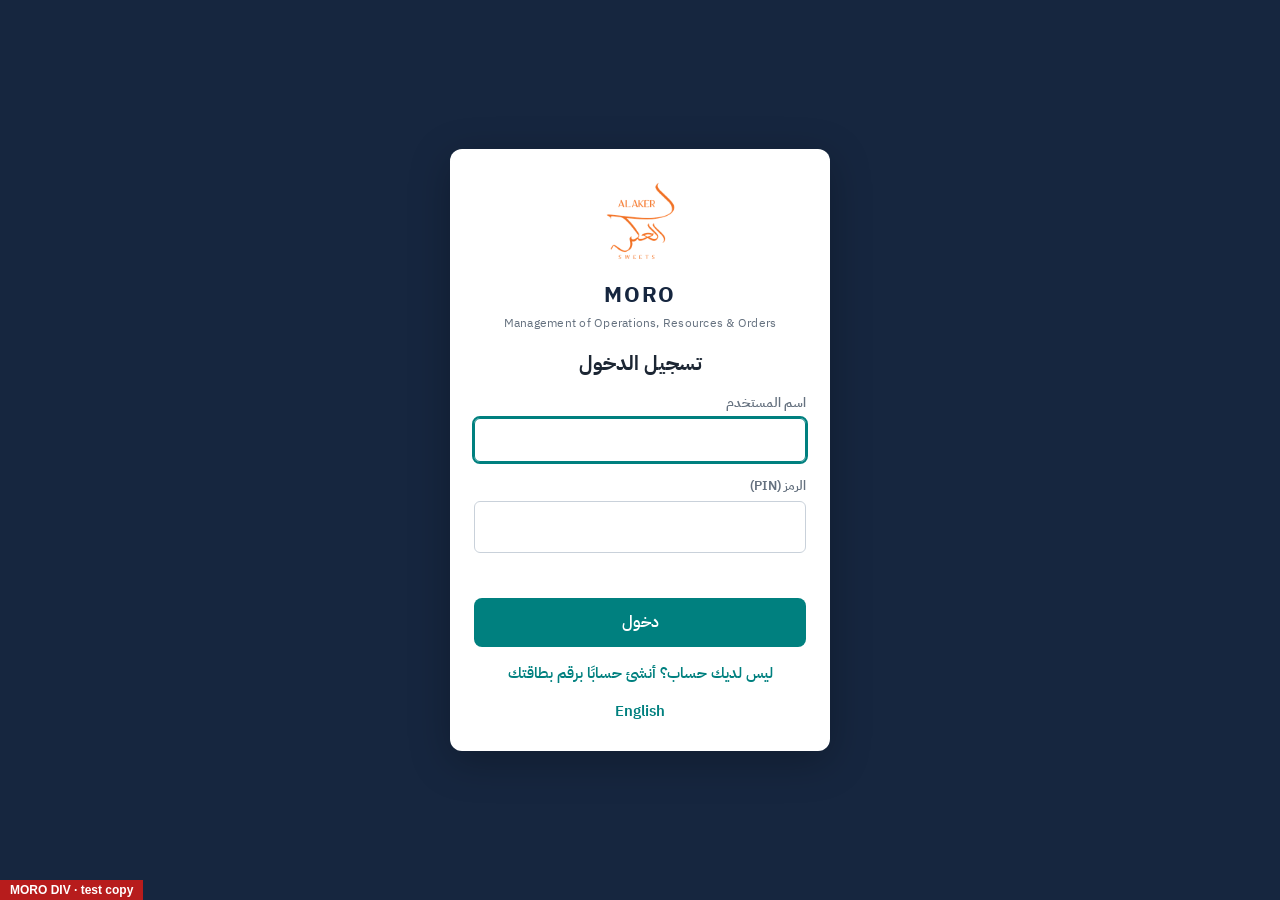
<file: index.html>
<!doctype html>
<html lang="ar" dir="rtl">
<head>
  <meta charset="utf-8">
  <meta name="viewport" content="width=device-width, initial-scale=1, viewport-fit=cover">
  <meta name="theme-color" content="#16263f">
  <meta name="description" content="MORO – Management of Operations, Resources &amp; Orders">
  <title>[DIV] MORO – Management of Operations, Resources &amp; Orders</title>
  <link rel="manifest" href="manifest.webmanifest">
  <link rel="icon" href="icons/icon-192.png">
  <link rel="apple-touch-icon" href="icons/apple-touch-icon.png">
  <link rel="preconnect" href="https://fonts.googleapis.com">
  <link rel="stylesheet" href="https://fonts.googleapis.com/css2?family=IBM+Plex+Sans+Arabic:wght@400;500;600;700&display=swap">
  <link rel="stylesheet" href="css/app.css">
</head>
<body>
  <div id="app" aria-live="polite">
    <div class="boot"><img src="icons/logo.png" alt="" width="96" height="96"><span>MORO</span><small>Management of Operations, Resources &amp; Orders</small></div>
  </div>
  <div id="toast" class="toast" role="status" hidden></div>
  <script>
    (function () {
      if (/[?&]repair\b/.test(location.search)) {
        var done = function () { location.replace(location.pathname); };
        var jobs = [];
        if (navigator.serviceWorker) jobs.push(navigator.serviceWorker.getRegistrations().then(function (rs) { return Promise.all(rs.map(function (r) { return r.unregister(); })); }));
        if (window.caches) jobs.push(caches.keys().then(function (ks) { return Promise.all(ks.map(function (k) { return caches.delete(k); })); }));
        Promise.all(jobs).then(done, done);
        return;
      }
      var errors = [];
      window.addEventListener('error', function (e) { errors.push(e.message + (e.filename ? ' @' + e.filename.split('/').pop() + ':' + e.lineno : '')); });
      window.addEventListener('unhandledrejection', function (e) { var r = e.reason; errors.push(String(r && (r.message || r.code) || r)); });
      setTimeout(function () {
        if (window.__moroStarted) return;
        var ar = (localStorage.getItem('moro.lang') || document.documentElement.lang) === 'ar';
        var box = document.createElement('div');
        box.className = 'boot-help';
        box.innerHTML = '<p>' + (ar ? 'لم يكتمل تشغيل التطبيق.' : 'The app did not finish starting.') + '</p>' +
          '<button type="button" class="btn" id="b-retry">' + (ar ? 'إعادة المحاولة' : 'Try again') + '</button> ' +
          '<button type="button" class="btn secondary" id="b-repair">' + (ar ? 'إصلاح التطبيق' : 'Repair the app') + '</button>' +
          '<small>' + (ar ? 'الإصلاح يعيد تحميل ملفات التطبيق فقط، ولا يمس البيانات المحفوظة.' : 'Repair reloads the app files only; saved data is kept.') + '</small>' +
          '<code></code>';
        box.querySelector('code').textContent = 'step: ' + (window.__moroStep || 'load') + (errors.length ? ' · ' + errors.slice(-3).join(' | ') : '');
        var boot = document.querySelector('.boot');
        (boot || document.body).appendChild(box);
        box.querySelector('#b-retry').onclick = function () { location.reload(); };
        box.querySelector('#b-repair').onclick = function () { location.replace(location.pathname + '?repair'); };
      }, 15000);
    })();
  </script>
  <script type="module" src="js/app.js"></script>
<div style="position:fixed;bottom:0;left:0;z-index:99999;background:#b71c1c;color:#fff;padding:3px 10px;font:600 12px sans-serif;pointer-events:none">MORO DIV · test copy</div></body>
</html>
</file>
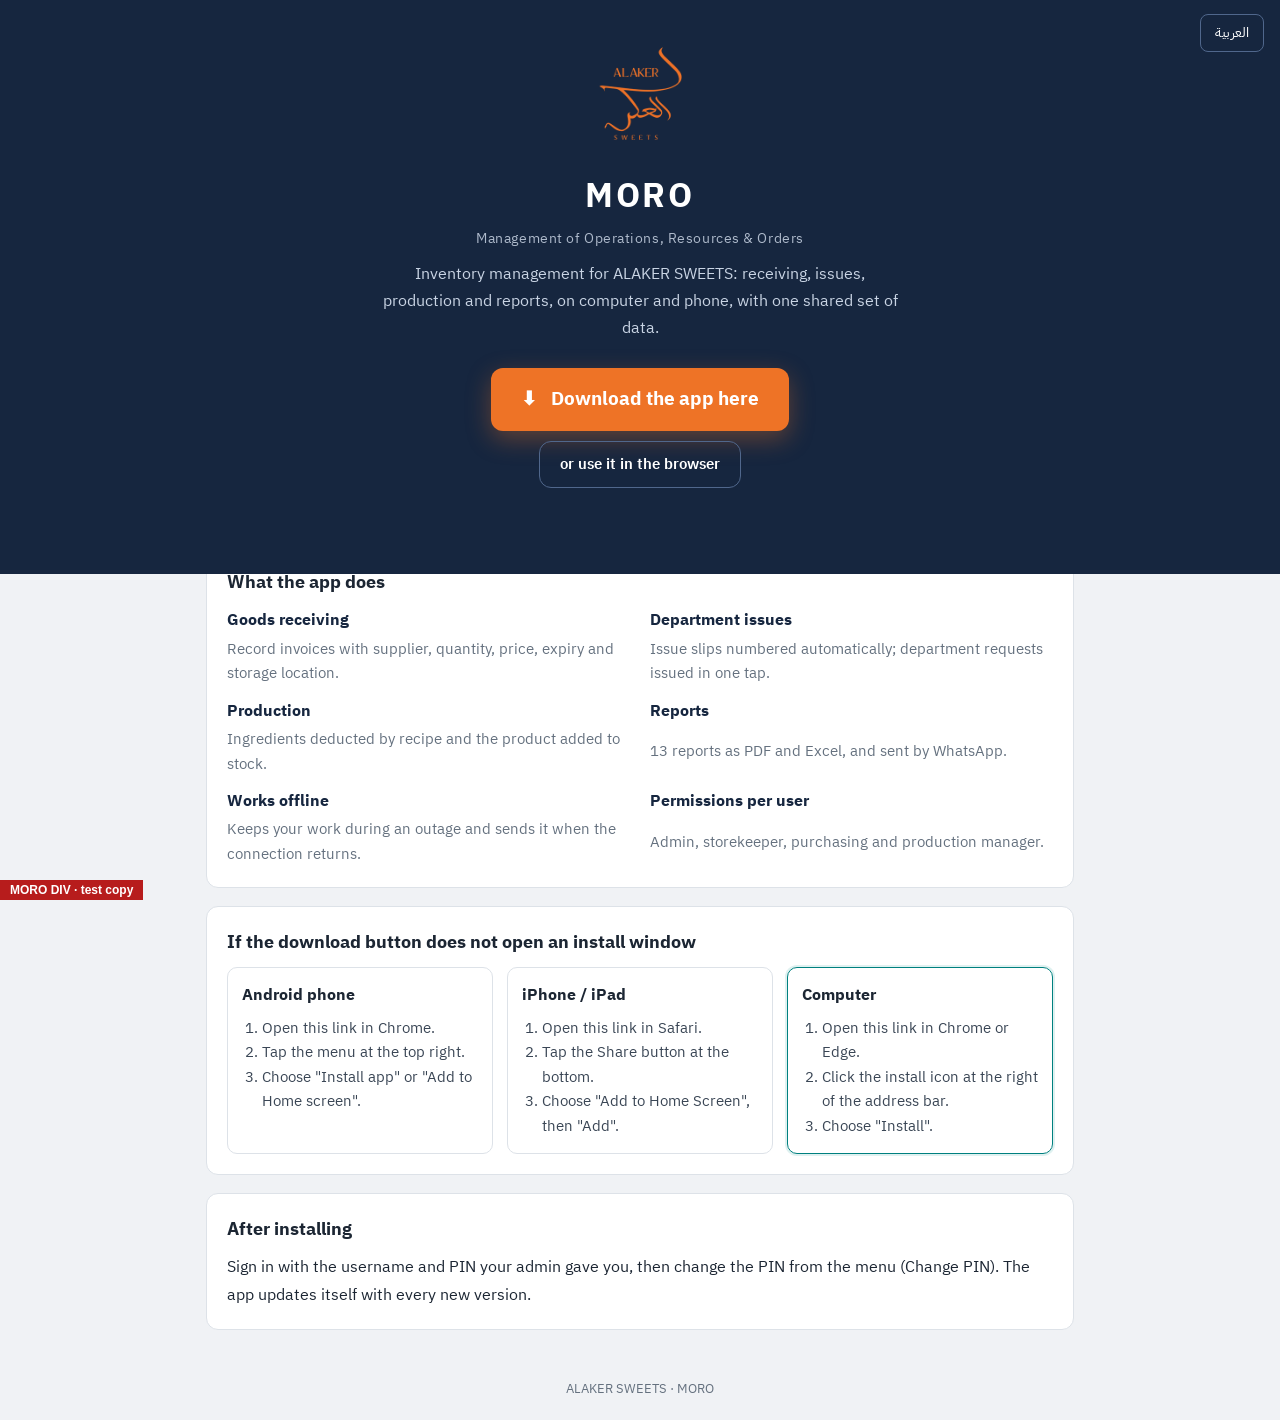
<file: install.html>
<!doctype html>
<html lang="en" dir="ltr">
<head>
  <meta charset="utf-8">
  <meta name="viewport" content="width=device-width, initial-scale=1, viewport-fit=cover">
  <meta name="theme-color" content="#16263f">
  <title>[DIV] Install MORO – Management of Operations, Resources &amp; Orders</title>
  <meta name="description" content="MORO – Management of Operations, Resources &amp; Orders – ALAKER SWEETS. Install the app on your computer or phone.">
  <link rel="manifest" href="manifest.webmanifest">
  <link rel="icon" href="icons/icon-192.png">
  <link rel="apple-touch-icon" href="icons/apple-touch-icon.png">
  <link rel="preconnect" href="https://fonts.googleapis.com">
  <link rel="stylesheet" href="https://fonts.googleapis.com/css2?family=IBM+Plex+Sans+Arabic:wght@400;500;600;700&display=swap">
  <style>
    :root { --navy: #16263f; --navy-2: #22385a; --brand: #ee7326; --teal: #00807f; --ink: #1c2633; --muted: #65717f; --bg: #f0f2f5; --line: #dde2e8; }
    * { box-sizing: border-box; }
    [hidden] { display: none !important; }
    body { margin: 0; font: 16px/1.7 "IBM Plex Sans Arabic", "Segoe UI", Tahoma, sans-serif; color: var(--ink); background: var(--bg); }
    .hero { background: var(--navy); color: #fff; padding: calc(40px + env(safe-area-inset-top, 0px)) 20px 56px; text-align: center; }
    .hero img { width: 112px; height: 112px; }
    .hero h1 { margin: 6px 0 2px; font-size: 34px; letter-spacing: .08em; }
    .hero .tagline { margin: 0 auto 10px; text-align: center; font-size: 14px; letter-spacing: .04em; opacity: .85; }
    .hero p { margin: 0 auto; max-width: 520px; color: #c9d4e4; }
    .install { margin: 26px auto 0; display: grid; gap: 10px; justify-items: center; }
    .btn { display: inline-flex; align-items: center; gap: 10px; border: 0; border-radius: 12px; padding: 15px 30px; font: inherit; font-size: 19px;
      font-weight: 700; color: #fff; background: var(--brand); cursor: pointer; text-decoration: none; box-shadow: 0 8px 24px rgba(238,115,38,.35); }
    .btn:active { transform: translateY(1px); }
    .btn.secondary { background: transparent; box-shadow: none; border: 1px solid #50678c; font-size: 15px; padding: 10px 20px; font-weight: 600; }
    .note { color: #9fb0c8; font-size: 14px; min-height: 1.4em; }
    main { max-width: 900px; margin: -28px auto 0; padding: 0 16px 48px; display: grid; gap: 18px; }
    .card { background: #fff; border: 1px solid var(--line); border-radius: 12px; padding: 20px; }
    .card h2 { margin: 0 0 10px; font-size: 18px; }
    .features { display: grid; grid-template-columns: repeat(2, minmax(0, 1fr)); gap: 12px 20px; }
    .feature { display: grid; gap: 2px; }
    .feature b { color: var(--navy); }
    .feature span { color: var(--muted); font-size: 14.5px; }
    .steps { display: grid; grid-template-columns: repeat(3, minmax(0, 1fr)); gap: 14px; }
    .step { border: 1px solid var(--line); border-radius: 10px; padding: 14px; }
    .step.mine { border-color: var(--teal); box-shadow: 0 0 0 2px #dff1f0; }
    .step h3 { margin: 0 0 6px; font-size: 16px; }
    .step ol { margin: 0; padding-inline-start: 20px; color: #3a4655; font-size: 14.5px; }
    .hero { position: relative; }
    .lang { position: absolute; top: calc(14px + env(safe-area-inset-top, 0px)); inset-inline-end: 16px; background: transparent;
      border: 1px solid #50678c; color: #fff; border-radius: 8px; padding: 6px 14px; font: inherit; font-size: 14px; cursor: pointer; }
    footer { text-align: center; color: var(--muted); font-size: 13px; padding-bottom: calc(20px + env(safe-area-inset-bottom, 0px)); }
    @media (max-width: 700px) { .features, .steps { grid-template-columns: 1fr; } .hero h1 { font-size: 28px; } }
  </style>
</head>
<body>
  <header class="hero">
    <button class="lang" id="lang" type="button">العربية</button>
    <img src="icons/logo.png" alt="">
    <h1>MORO</h1>
    <p class="tagline" dir="ltr">Management of Operations, Resources &amp; Orders</p>
    <p data-t="intro"></p>
    <div class="install">
      <button class="btn" id="install" type="button">⬇&nbsp; <span data-t="install"></span></button>
      <a class="btn" id="open" href="./" hidden data-t="open"></a>
      <a class="btn secondary" id="web" href="./" data-t="web"></a>
      <div class="note" id="note"></div>
    </div>
  </header>

  <main>
    <section class="card">
      <h2 data-t="what"></h2>
      <div class="features">
        <div class="feature"><b data-t="f1"></b><span data-t="f1d"></span></div>
        <div class="feature"><b data-t="f2"></b><span data-t="f2d"></span></div>
        <div class="feature"><b data-t="f3"></b><span data-t="f3d"></span></div>
        <div class="feature"><b data-t="f4"></b><span data-t="f4d"></span></div>
        <div class="feature"><b data-t="f5"></b><span data-t="f5d"></span></div>
        <div class="feature"><b data-t="f6"></b><span data-t="f6d"></span></div>
      </div>
    </section>

    <section class="card">
      <h2 data-t="manual"></h2>
      <div class="steps">
        <div class="step" id="s-android"><h3 data-t="android"></h3><ol><li data-t="a1"></li><li data-t="a2"></li><li data-t="a3"></li></ol></div>
        <div class="step" id="s-ios"><h3>iPhone / iPad</h3><ol><li data-t="i1"></li><li data-t="i2"></li><li data-t="i3"></li></ol></div>
        <div class="step" id="s-pc"><h3 data-t="pc"></h3><ol><li data-t="p1"></li><li data-t="p2"></li><li data-t="p3"></li></ol></div>
      </div>
    </section>

    <section class="card">
      <h2 data-t="after"></h2>
      <p style="margin:0" data-t="afterd"></p>
    </section>
  </main>

  <footer>ALAKER SWEETS · MORO</footer>

  <script>
    var T = {
      en: {
        intro: 'Inventory management for ALAKER SWEETS: receiving, issues, production and reports, on computer and phone, with one shared set of data.',
        install: 'Download the app here', open: 'Open the app', web: 'or use it in the browser',
        what: 'What the app does',
        f1: 'Goods receiving', f1d: 'Record invoices with supplier, quantity, price, expiry and storage location.',
        f2: 'Department issues', f2d: 'Issue slips numbered automatically; department requests issued in one tap.',
        f3: 'Production', f3d: 'Ingredients deducted by recipe and the product added to stock.',
        f4: 'Reports', f4d: '13 reports as PDF and Excel, and sent by WhatsApp.',
        f5: 'Works offline', f5d: 'Keeps your work during an outage and sends it when the connection returns.',
        f6: 'Permissions per user', f6d: 'Admin, storekeeper, purchasing and production manager.',
        manual: 'If the download button does not open an install window', android: 'Android phone',
        a1: 'Open this link in Chrome.', a2: 'Tap the menu at the top right.', a3: 'Choose "Install app" or "Add to Home screen".',
        i1: 'Open this link in Safari.', i2: 'Tap the Share button at the bottom.', i3: 'Choose "Add to Home Screen", then "Add".',
        pc: 'Computer', p1: 'Open this link in Chrome or Edge.', p2: 'Click the install icon at the right of the address bar.', p3: 'Choose "Install".',
        after: 'After installing',
        afterd: 'Sign in with the username and PIN your admin gave you, then change the PIN from the menu (Change PIN). The app updates itself with every new version.',
        installed: 'The app is installed on this device.', done: 'Installed. You will find MORO among your apps.',
        ios_note: 'On iPhone the app is installed from the Share button: follow the highlighted steps below.',
        steps_note: 'Follow the highlighted steps below to install the app on your device.', other: 'العربية'
      },
      ar: {
        intro: 'نظام إدارة المخزون لحلويات العكر: الاستلام والصرف والإنتاج والتقارير، على الحاسوب والهاتف، ببيانات واحدة مشتركة.',
        install: 'حمّل التطبيق من هنا', open: 'افتح التطبيق', web: 'أو استعمله من المتصفح مباشرة',
        what: 'ماذا يقدّم التطبيق',
        f1: 'استلام البضاعة', f1d: 'تسجيل الفواتير بالمورد والكمية والسعر والصلاحية ومكان التخزين.',
        f2: 'صرف للأقسام', f2d: 'إذن صرف برقم تلقائي، وطلبات الأقسام تُنفَّذ بضغطة.',
        f3: 'الإنتاج', f3d: 'خصم المكونات حسب الوصفة وإضافة المنتج إلى المخزون.',
        f4: 'التقارير', f4d: '13 تقريرًا بصيغة PDF وExcel، وإرسالها عبر واتساب.',
        f5: 'يعمل دون إنترنت', f5d: 'تحفظ عملك وقت الانقطاع، ويُرسل وحده عند عودة الاتصال.',
        f6: 'لكل مستخدم صلاحياته', f6d: 'المدير، وأمين المخزن، ومسؤول المشتريات، ومسؤول الإنتاج.',
        manual: 'إن لم يفتح زر التحميل نافذة التثبيت', android: 'هاتف Android',
        a1: 'افتح هذا الرابط في Chrome.', a2: 'اضغط القائمة أعلى الشاشة.', a3: 'اختر "تثبيت التطبيق" أو "إضافة إلى الشاشة الرئيسية".',
        i1: 'افتح هذا الرابط في Safari.', i2: 'اضغط زر المشاركة أسفل الشاشة.', i3: 'اختر "إضافة إلى الشاشة الرئيسية" ثم "إضافة".',
        pc: 'الحاسوب', p1: 'افتح هذا الرابط في Chrome أو Edge.', p2: 'اضغط أيقونة التثبيت في يمين شريط العنوان.', p3: 'اختر "تثبيت".',
        after: 'بعد التثبيت',
        afterd: 'ادخل باسم المستخدم والرمز اللذين أعطاك إياهما المدير، ثم غيّر الرمز من القائمة "تغيير الرمز". التطبيق يتحدّث وحده عند كل إصدار جديد.',
        installed: 'التطبيق مثبّت على هذا الجهاز.', done: 'تم التثبيت. ستجد MORO بين تطبيقاتك.',
        ios_note: 'في iPhone يتم التثبيت من زر المشاركة: اتبع الخطوات المظللة أدناه.',
        steps_note: 'اتبع الخطوات المظللة أدناه لتثبيت التطبيق على جهازك.', other: 'English'
      }
    };
    var installBtn = document.getElementById('install');
    var openBtn = document.getElementById('open');
    var note = document.getElementById('note');
    // English by default; ?lang=ar or the button switches to Arabic
    var lang = /[?&]lang=ar/.test(location.search) ? 'ar' : 'en';
    var noteKey = '';
    function apply() {
      document.documentElement.lang = lang;
      document.documentElement.dir = lang === 'ar' ? 'rtl' : 'ltr';
      document.title = (lang === 'ar' ? 'تثبيت ' : 'Install ') + 'MORO – Management of Operations, Resources & Orders';
      document.querySelectorAll('[data-t]').forEach(function (el) { el.textContent = T[lang][el.getAttribute('data-t')]; });
      document.getElementById('lang').textContent = T[lang].other;
      note.textContent = noteKey ? T[lang][noteKey] : '';
    }
    function say(key) { noteKey = key; note.textContent = T[lang][key]; }
    document.getElementById('lang').addEventListener('click', function () { lang = lang === 'ar' ? 'en' : 'ar'; apply(); });

    var deferred = null;
    var ua = navigator.userAgent;
    var isIOS = /iPhone|iPad|iPod/i.test(ua) || (navigator.platform === 'MacIntel' && navigator.maxTouchPoints > 1);
    var isAndroid = /Android/i.test(ua);
    var standalone = window.matchMedia('(display-mode: standalone)').matches || navigator.standalone === true;
    var steps = document.getElementById(isIOS ? 's-ios' : isAndroid ? 's-android' : 's-pc');
    steps.classList.add('mine');
    apply();

    if ('serviceWorker' in navigator) navigator.serviceWorker.register('sw.js', { updateViaCache: 'none' }).catch(function () {});

    // the button is always there: it opens the browser's install window when the browser offers one,
    // otherwise it points to the steps for this device (Safari on iPhone, or browsers without the window)
    if (standalone) {
      installBtn.hidden = true;
      openBtn.hidden = false;
      document.getElementById('web').hidden = true;
      say('installed');
    }
    window.addEventListener('beforeinstallprompt', function (e) { e.preventDefault(); deferred = e; });
    installBtn.addEventListener('click', function () {
      if (deferred) {
        deferred.prompt();
        deferred.userChoice.then(function (r) {
          if (r.outcome === 'accepted') { installBtn.hidden = true; openBtn.hidden = false; say('done'); }
          deferred = null;
        });
        return;
      }
      steps.scrollIntoView({ behavior: 'smooth', block: 'center' });
      say(isIOS ? 'ios_note' : 'steps_note');
    });
    window.addEventListener('appinstalled', function () { installBtn.hidden = true; openBtn.hidden = false; say('done'); });
  </script>
<div style="position:fixed;bottom:0;left:0;z-index:99999;background:#b71c1c;color:#fff;padding:3px 10px;font:600 12px sans-serif;pointer-events:none">MORO DIV · test copy</div></body>
</html>
</file>
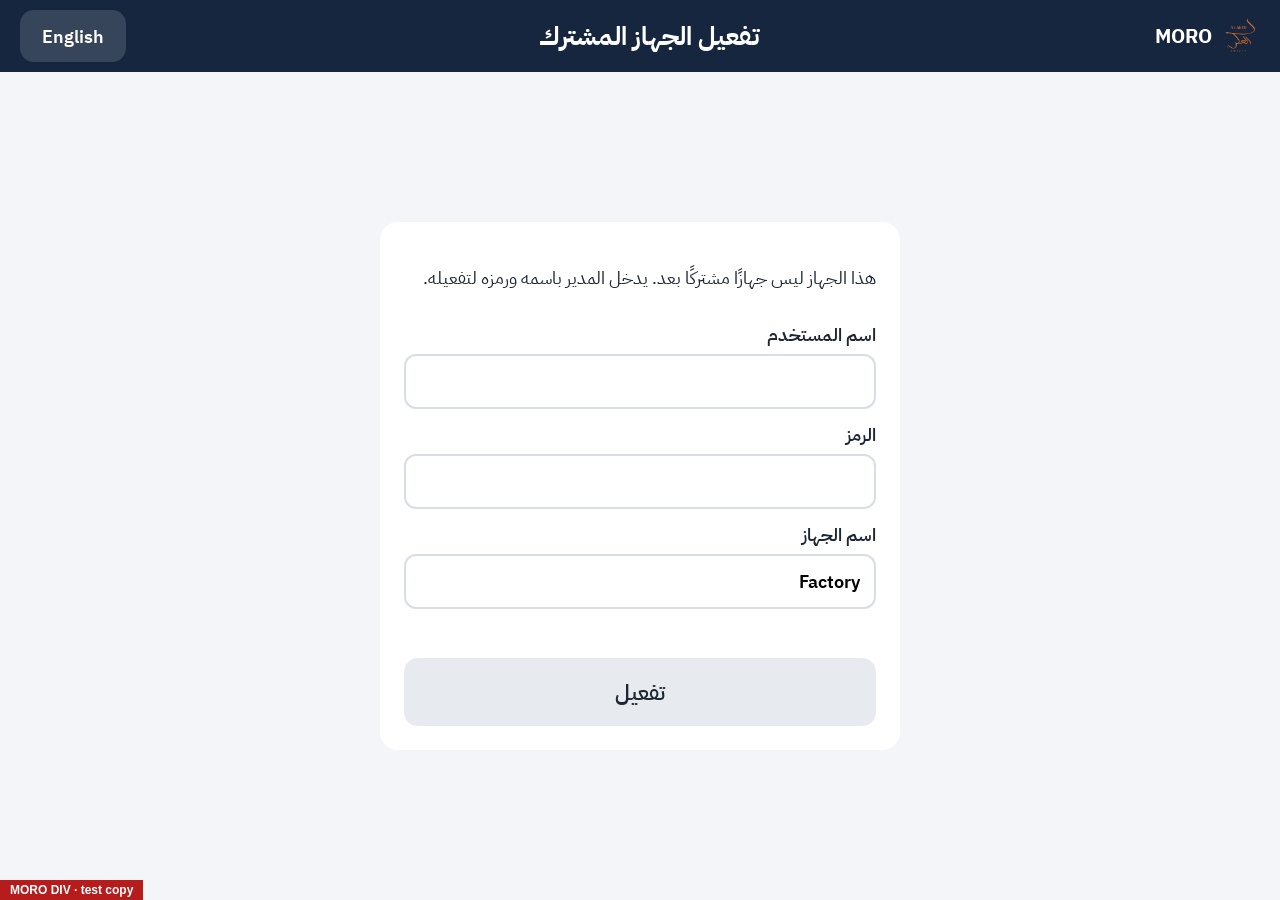
<file: kiosk.html>
<!doctype html>
<html lang="ar" dir="rtl">
<head>
  <meta charset="utf-8">
  <meta name="viewport" content="width=device-width, initial-scale=1, maximum-scale=1, user-scalable=no, viewport-fit=cover">
  <meta name="theme-color" content="#16263f">
  <title>[DIV] MORO – Factory</title>
  <link rel="icon" href="icons/icon-192.png">
  <link rel="preconnect" href="https://fonts.googleapis.com">
  <link rel="stylesheet" href="https://fonts.googleapis.com/css2?family=IBM+Plex+Sans+Arabic:wght@400;500;600;700&display=swap">
  <link rel="stylesheet" href="css/kiosk.css">
</head>
<body>
  <div id="k" class="k-app"><p class="k-empty">MORO</p></div>
  <script type="module" src="js/kiosk.js"></script>
<div style="position:fixed;bottom:0;left:0;z-index:99999;background:#b71c1c;color:#fff;padding:3px 10px;font:600 12px sans-serif;pointer-events:none">MORO DIV · test copy</div></body>
</html>
</file>
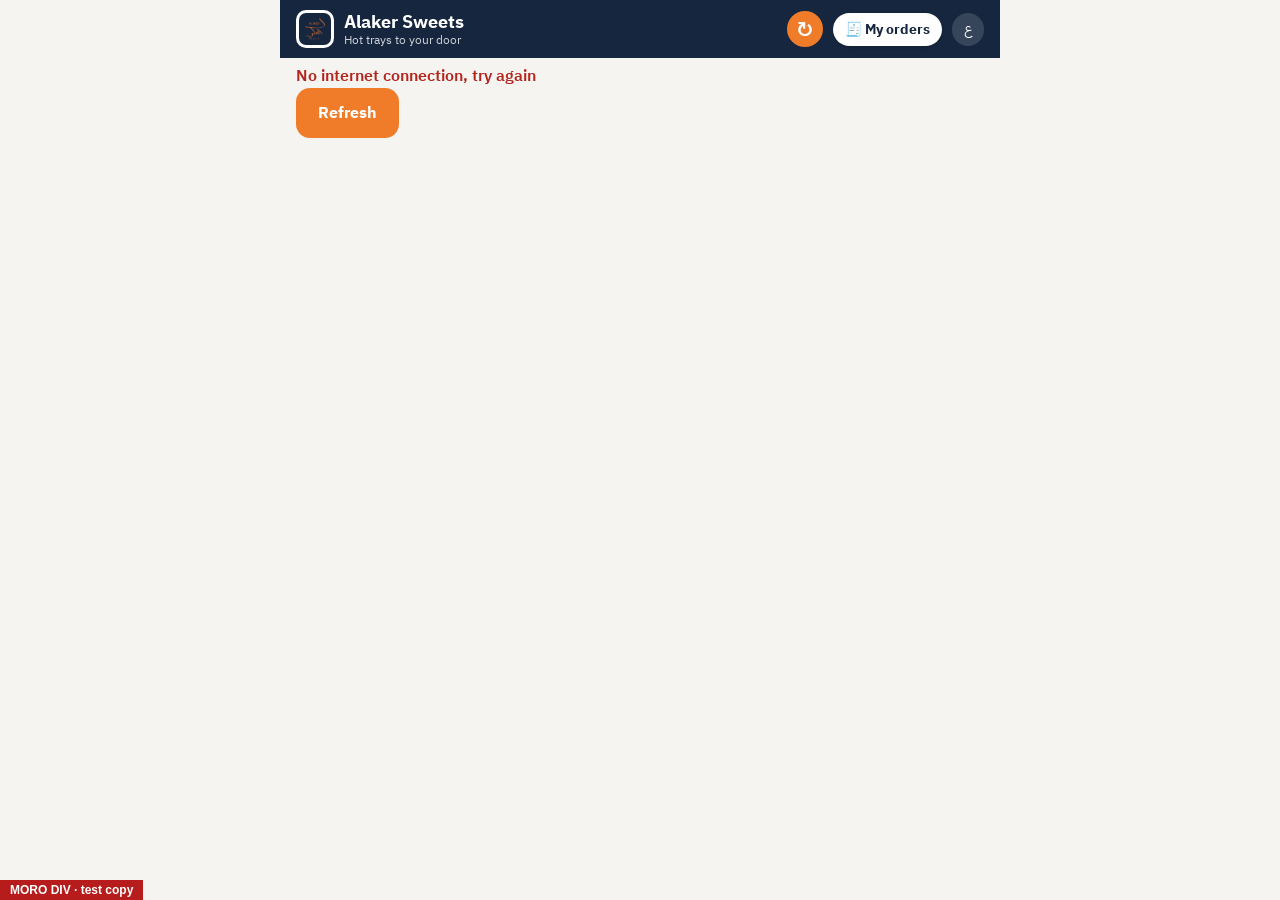
<file: order.html>
<!doctype html>
<html lang="ar" dir="rtl">
<head>
  <meta charset="utf-8">
  <meta name="viewport" content="width=device-width, initial-scale=1, viewport-fit=cover">
  <meta name="theme-color" content="#16263f">
  <title>[DIV] حلويات العكر – اطلب صينيتك</title>
  <link rel="manifest" href="order.webmanifest">
  <link rel="icon" href="icons/icon-192.png">
  <link rel="apple-touch-icon" href="icons/apple-touch-icon.png">
  <link rel="preconnect" href="https://fonts.googleapis.com">
  <link rel="stylesheet" href="https://fonts.googleapis.com/css2?family=IBM+Plex+Sans+Arabic:wght@400;500;600;700&display=swap">
  <link rel="stylesheet" href="css/order.css">
</head>
<body>
  <div id="o" class="o-app"><p class="o-loading">…</p></div>
  <script type="module" src="js/order.js"></script>
<div style="position:fixed;bottom:0;left:0;z-index:99999;background:#b71c1c;color:#fff;padding:3px 10px;font:600 12px sans-serif;pointer-events:none">MORO DIV · test copy</div></body>
</html>
</file>
<file: css/app.css>
/* MORO PWA – one stylesheet. Logical properties (inline-start/end) so RTL and LTR share every rule. */
:root {
  --navy: #16263f;
  --navy-2: #22385a;
  --teal: #00807f;
  --teal-soft: #dff1f0;
  --brand: #ee7326;
  --bg: #f0f2f5;
  --surface: #ffffff;
  --ink: #1c2633;
  --muted: #65717f;
  --line: #dde2e8;
  --filled: #e1f2fe;
  --food: #2e7d32;
  --food-soft: #d2ecd4;
  --pack: #e65100;
  --pack-soft: #ffe2be;
  --chilled: #1f5fa8;
  --chilled-soft: #d6e8fb;
  --final: #6a3fa0;
  --final-soft: #e9dcf7;
  --clean: #00838f;
  --clean-soft: #d2f1f4;
  --equip: #6d4c41;
  --equip-soft: #efe6e2;
  --danger: #c0392b;
  --danger-soft: #fde4e1;
  --warn: #b35c00;
  --warn-soft: #fff1df;
  --ok: #1e8449;
  --ok-soft: #dcf3e4;
  --radius: 8px;
  --font: "IBM Plex Sans Arabic", "Segoe UI", Tahoma, sans-serif;
  color-scheme: light;
}
* { box-sizing: border-box; }
html, body { height: 100%; }
body { margin: 0; background: var(--bg); color: var(--ink); font: 15px/1.6 var(--font); -webkit-tap-highlight-color: transparent; }
button, input, select, textarea { font: inherit; color: inherit; }
[hidden] { display: none !important; }
.num { font-variant-numeric: tabular-nums; direction: ltr; unicode-bidi: isolate; }

/* ---------- boot / login ---------- */
.boot { height: 100vh; display: grid; place-content: center; justify-items: center; gap: 8px; background: var(--navy); color: #fff; font-size: 22px; font-weight: 700; letter-spacing: .08em; }
.boot small { font-size: 13px; font-weight: 400; letter-spacing: .03em; color: #9fb0c8; }
.boot-help { display: grid; gap: 10px; justify-items: center; max-width: 340px; margin-top: 18px; font-size: 14px; font-weight: 400; letter-spacing: 0; text-align: center; }
.boot-help p { margin: 0; }
.boot-help small { color: #9fb0c8; }
.boot-help code { font-size: 11px; color: #9fb0c8; direction: ltr; word-break: break-word; }
.auth { min-height: 100vh; display: grid; place-items: center; background: var(--navy); padding: 24px 16px; }
.auth-card { width: min(380px, 100%); background: var(--surface); border-radius: 12px; padding: 28px 24px; display: grid; gap: 14px; box-shadow: 0 10px 40px rgba(0,0,0,.25); }
.auth-card .logo { justify-self: center; width: 92px; height: 92px; }
.auth-card h1 { margin: 0; text-align: center; font-size: 20px; }
.auth-card p { margin: 0; color: var(--muted); text-align: center; font-size: 14px; }
.auth-card .lang { justify-self: center; }
.auth-card .tagline { display: grid; justify-items: center; gap: 2px; margin-top: -6px; }
.auth-card .tagline b { font-size: 22px; letter-spacing: .08em; color: var(--navy); }
.auth-card .tagline span { font-size: 12px; color: var(--muted); letter-spacing: .02em; }

/* ---------- shell ---------- */
.shell { display: grid; grid-template-columns: 230px 1fr; min-height: 100vh; }
.side { background: var(--bg); color: var(--ink); display: flex; flex-direction: column; padding: 16px 12px; gap: 6px; position: sticky; top: 0; height: 100vh; overflow-y: auto; border-inline-end: 1px solid var(--line); }
.brand { display: flex; align-items: center; gap: 10px; padding: 4px 8px 12px; }
.brand img { width: 40px; height: 40px; }
.brand b { display: block; font-size: 18px; letter-spacing: .06em; color: var(--navy); }
.brand small { display: block; color: var(--muted); font-size: 11px; line-height: 1.3; }
.nav-group { color: var(--muted); font-size: 12px; font-weight: 600; padding: 10px 12px 2px; display: flex; align-items: center; justify-content: space-between; gap: 6px;
  width: 100%; background: none; border: 0; font-family: inherit; cursor: pointer; text-align: start; }
.nav-group:hover { color: var(--ink); }
.nav-arrow { font-size: 11px; transition: transform .15s; }
.nav-sec.folded .nav-arrow { transform: rotate(90deg); }
[dir="rtl"] .nav-sec.folded .nav-arrow { transform: rotate(-90deg); }
.nav-items { display: flex; flex-direction: column; gap: inherit; }
.nav-sec.folded .nav-items { display: none; }
/* a folded group with work waiting shows a dot on its title */
.nav-sec.folded:has(.badge:not([hidden])) .nav-group > span:first-child::after { content: ''; display: inline-block; width: 8px; height: 8px; border-radius: 50%;
  background: var(--brand, #f07c2a); margin-inline-start: 6px; vertical-align: middle; }
/* the screens as pill-shaped buttons, in the spirit of the round buttons of the home screen */
.nav { display: grid; gap: 6px; }
.nav a { display: flex; align-items: center; gap: 10px; color: var(--ink); text-decoration: none; padding: 5px 14px 5px 6px; border-radius: 999px;
  position: relative; background: var(--surface); border: 1px solid var(--line); box-shadow: 0 1px 3px rgba(22, 38, 63, .06); font-size: 14px;
  transition: transform .18s ease, box-shadow .18s ease, border-color .18s ease; }
.nav a .ico { width: 30px; height: 30px; padding: 6px; border-radius: 50%; background: var(--teal-soft); color: var(--teal); flex: none;
  transition: background-color .18s ease, color .18s ease; }
.nav a:hover { transform: translateY(-1px); box-shadow: 0 6px 14px rgba(22, 38, 63, .10); border-color: var(--brand); }
.nav a:hover .ico { background: var(--brand); color: #fff; }
.nav a.active { border-color: var(--brand); font-weight: 600; box-shadow: 0 0 0 2px rgba(238, 115, 38, .18); }
.nav a.active .ico { background: var(--brand); color: #fff; }
.nav a:focus-visible { outline: 3px solid var(--brand); outline-offset: 2px; }
.nav .badge { margin-inline-start: auto; background: var(--brand); color: #fff; border-radius: 10px; font-size: 12px; padding: 0 7px; }
.side-foot { margin-top: auto; display: grid; gap: 6px; padding: 12px 4px 0; border-top: 1px solid var(--line); font-size: 13px; color: var(--muted); }
.side-foot button { background: var(--surface); border: 1px solid var(--line); border-radius: 999px; color: var(--ink); text-align: center; padding: 6px 12px; cursor: pointer;
  transition: border-color .18s ease, color .18s ease; }
.side-foot button:hover { border-color: var(--brand); color: var(--brand); }
@media (prefers-reduced-motion: reduce) { .nav a, .nav a .ico, .side-foot button { transition: none; } }

.main { min-width: 0; display: flex; flex-direction: column; }
.topbar { display: flex; align-items: center; gap: 12px; padding: 14px 24px; background: var(--surface); border-bottom: 1px solid var(--line); position: sticky; top: 0; z-index: 5; }
.topbar h1 { margin: 0; font-size: 19px; }
.topbar .spacer { flex: 1; }
.shift-bar { display: flex; align-items: center; justify-content: space-between; gap: 10px; padding: 10px 14px; margin-bottom: 12px;
  background: var(--teal-soft); border-radius: var(--radius); }
.order-src { margin: 8px 0; flex-wrap: wrap; }
.inv-sums { display: flex; flex-wrap: wrap; gap: 6px 20px; margin: 8px 0; font-size: 14px; }
.trip-pick { display: grid; gap: 6px; margin: 8px 0 12px; }
.trip-row { display: flex; align-items: center; gap: 8px; padding: 8px 10px; border: 1px solid var(--line); border-radius: 8px; }
.trip-row b.num { min-width: 1.2em; color: var(--brand); }
.trip-depart { margin: 8px 10px; }
.arrival { display: inline-flex; align-items: center; gap: 8px; }
.arrival-temp { width: 100px; }
.trip-left { display: block; padding: 4px 10px; }
.rep-foot p { margin: 4px 0; font-size: .92em; }
.dr-review { margin-top: 10px; }
.dr-day { display: grid; grid-template-columns: auto 90px minmax(0, 360px) auto; justify-content: start; gap: 8px; align-items: center; margin-top: 8px; }
.rep-out, .rep-preview { min-width: 0; }
@media (max-width: 560px) { .dr-day { grid-template-columns: auto 1fr; } .dr-day input { grid-column: 1 / -1; } }
.trip-stop { display: flex; flex-wrap: wrap; align-items: center; gap: 12px; padding: 10px; border-top: 1px solid var(--line); }
.trip-stop > b.num { width: 28px; height: 28px; border-radius: 50%; background: var(--teal-soft); color: var(--teal); display: grid; place-items: center; flex: none; }
.trip-stop-main { flex: 1 1 150px; min-width: 0; display: grid; gap: 2px; }
.recv-short { display: inline-flex; gap: 4px; margin-inline-start: 6px; }
.recv-short[hidden] { display: none; }
.shop-groups { margin: 4px 0 12px; flex-wrap: wrap; }
.shop-groups small { opacity: .7; }
.req-chips { display: flex; flex-wrap: wrap; gap: 6px; margin-top: 4px; max-height: 150px; overflow-y: auto; }
.chip { border: 1px solid var(--line); background: var(--surface); border-radius: 999px; padding: 4px 12px; font: inherit; font-size: 13px; cursor: pointer; }
.chip:hover { border-color: var(--teal); background: var(--teal-soft); }
.chip small { color: var(--muted); }
.name-ar { display: block; }
.home-note { display: block; width: fit-content; margin: 0 auto 10px; padding: 8px 18px; border-radius: 999px; background: var(--warn-soft); color: var(--warn); font-weight: 700; text-decoration: none; }
.home-note[hidden] { display: none; }
.top-user { display: flex; align-items: center; gap: 6px; padding: 4px 12px; border-radius: 999px; background: var(--teal-soft); color: var(--navy); font-size: 14px; font-weight: 600; max-width: 40vw; }
.top-user bdi { overflow: hidden; text-overflow: ellipsis; white-space: nowrap; }
.top-user-ico { font-size: 13px; }
.sync { font-size: 12.5px; color: var(--muted); display: flex; align-items: center; gap: 6px; }
.sync .dot { width: 8px; height: 8px; border-radius: 50%; background: var(--ok); }
.sync.offline .dot { background: var(--danger); }
.sync.pending .dot { background: var(--warn); }
.content { padding: 20px 24px 40px; display: grid; grid-template-columns: minmax(0, 1fr); gap: 18px; align-content: start; }

.bottom-nav { display: none; }

/* ---------- building blocks ---------- */
.card { background: var(--surface); border: 1px solid var(--line); border-radius: var(--radius); padding: 16px; display: grid; grid-template-columns: minmax(0, 1fr); gap: 12px; min-width: 0; }
.card h2 { margin: 0; font-size: 16px; }
.card-head { display: flex; align-items: center; gap: 10px; flex-wrap: wrap; }
.card-head h2 { flex: 1; }
.grid-2 { display: grid; grid-template-columns: 1fr 1fr; gap: 18px; }
.kpis { display: grid; grid-template-columns: repeat(4, minmax(0, 1fr)); gap: 14px; }
.kpi { border: 0; border-radius: var(--radius); padding: 14px 16px; color: #fff; text-align: start; cursor: pointer; display: grid; gap: 2px; }
.kpi b { font-size: 30px; line-height: 1.2; font-variant-numeric: tabular-nums; }
.kpi span { font-size: 13.5px; opacity: .92; }
.kpi.k1 { background: var(--teal); } .kpi.k2 { background: var(--danger); } .kpi.k3 { background: var(--pack); } .kpi.k4 { background: #2f6fae; }
.kpi:focus-visible { outline: 3px solid var(--brand); outline-offset: 2px; }
.kpi.on { box-shadow: 0 0 0 3px #fff, 0 0 0 6px var(--navy); }
.kpi-hint { text-align: center; margin: 4px 0 0; }
.store-tabs { flex-wrap: wrap; margin-bottom: 8px; }
.dash-stores { margin-bottom: 12px; }

.btn { border: 0; border-radius: var(--radius); padding: 9px 16px; background: var(--teal); color: #fff; font-weight: 600; cursor: pointer; }
.btn:active { transform: translateY(1px); filter: brightness(.9); }
.btn.secondary { background: #e7ebf0; color: var(--ink); }
.btn.danger { background: var(--danger); }
.btn.block { width: 100%; padding: 12px; font-size: 16px; }
.btn[disabled] { opacity: .55; cursor: default; }
.link { background: none; border: 0; color: var(--teal); cursor: pointer; padding: 0; font-weight: 600; }

.field { display: grid; gap: 4px; }
.field label { font-size: 13px; color: var(--muted); font-weight: 600; }
.input { width: 100%; border: 1px solid #c9d1da; border-radius: 6px; padding: 9px 11px; background: #fff; transition: background .15s; }
.input.filled { background: var(--filled); }
.input:focus { outline: 2px solid var(--teal); outline-offset: 0; border-color: var(--teal); }
.input.pin { letter-spacing: .5em; text-align: center; font-size: 20px; direction: ltr; }
@keyframes flashErr { 0%, 60% { background: #ff7373; } 100% { background: #fff; } }
@keyframes flashOk { 0%, 60% { background: #a6e6b1; } 100% { background: inherit; } }
.flash-err { animation: flashErr .25s 3; }
.flash-ok { animation: flashOk .3s 2; }
.err-text { color: var(--danger); font-size: 13.5px; min-height: 1.2em; margin: 0; }

.tabs { display: inline-flex; flex-wrap: wrap; max-width: 100%; background: #e7ebf0; border-radius: var(--radius); padding: 3px; gap: 2px; }
.tabs button { border: 0; background: none; padding: 5px 12px; border-radius: 6px; cursor: pointer; font-size: 13.5px; color: var(--muted); font-weight: 600; }
.tabs button.on { background: var(--surface); color: var(--ink); box-shadow: 0 1px 2px rgba(0,0,0,.08); }

.table-wrap { overflow: auto; max-height: 360px; border: 1px solid var(--line); border-radius: 6px; }
table { width: 100%; border-collapse: collapse; font-size: 13.5px; }
th, td { padding: 7px 10px; text-align: start; border-bottom: 1px solid #eef1f4; white-space: nowrap; }
th { position: sticky; top: 0; background: #f5f7f9; font-weight: 600; color: var(--muted); z-index: 1; }
td.wrap { white-space: normal; min-width: 180px; }
tbody tr:hover { background: #f7fafc; }
tr.click { cursor: pointer; }
.pill { display: inline-block; border-radius: 10px; padding: 0 8px; font-size: 12px; font-weight: 600; }
.pill.food { background: var(--food-soft); color: var(--food); }
.pill.pack { background: var(--pack-soft); color: var(--pack); }
.pill.st-dry { background: var(--food-soft); color: var(--food); }
.pill.st-chilled { background: var(--chilled-soft); color: var(--chilled); }
.pill.st-pack { background: var(--pack-soft); color: var(--pack); }
.pill.st-final { background: var(--final-soft); color: var(--final); }
/* the lines of a price list being imported */
.pill.imp-new { background: var(--food-soft); color: var(--food); }
.pill.imp-update { background: var(--final-soft); color: var(--final); }
.pill.imp-same { background: var(--line, #eee); color: var(--muted, #666); }
.pill.imp-conflict, .pill.imp-dup, .pill.imp-bad { background: #fde8e8; color: #b42318; }
.pill.st-clean { background: var(--clean-soft); color: var(--clean); }
.pill.st-equip { background: var(--equip-soft); color: var(--equip); }
.pill.low { background: var(--danger-soft); color: var(--danger); }
tr.req-none td { background: var(--danger-soft); }
.fam-box { border: 1px solid var(--line, #d9dee5); border-radius: 12px; padding: 10px 14px; margin-bottom: 14px; display: flex; flex-direction: column; gap: 8px; }
.fam-box summary { cursor: pointer; }
.cf-steps { margin-bottom: 10px; }
/* coffee stock cards: packed bags, roasted ground coffee, green coffee */
.cp-stat.cp-bags { border-top: 5px solid #0e7c74; background: #e6f4f2; }
.cp-stat.cp-roasted { border-top: 5px solid #6d4c41; background: #f3ebe7; }
.cp-stat.cp-green { border-top: 5px solid #5f8f2a; background: #eef5e4; }
.cp-kind { justify-self: start; font-size: 11px; font-weight: 700; border-radius: 999px; padding: 1px 8px; color: #fff; margin-bottom: 4px; }
.cp-bags .cp-kind { background: #0e7c74; } .cp-roasted .cp-kind { background: #6d4c41; } .cp-green .cp-kind { background: #5f8f2a; }
.cf-roasts { display: flex; flex-direction: column; gap: 12px; }
.cf-roast { border: 1px solid var(--line, #d9dee5); border-radius: 12px; padding: 10px 12px; }
.ret-box { grid-column: 1 / -1; }
body.dept-return .form-card { background: #e8f5e9; border-color: #9ccc9f; }
.cost-fold summary { cursor: pointer; }
.cost-fold > div, .cost-fold > small, .cost-fold > button { margin-top: 4px; }
.recipe-cost { display: flex; flex-wrap: wrap; gap: 4px 12px; align-items: baseline; }
.recipe-cost:empty { display: none; }
.kiosk-box { display: flex; flex-direction: column; gap: 8px; margin-top: 14px; padding-top: 12px; border-top: 1px solid var(--line, #d9dee5); }
.kiosk-box h3 { margin: 0; }
.kiosk-box > summary { cursor: pointer; }
details.fold-card > summary { cursor: pointer; list-style: revert; }
details.fold-card > summary h2 { display: inline; margin: 0; }
details.fold-card[open] > summary { margin-bottom: 10px; }
.check-grid { display: flex; flex-wrap: wrap; gap: 6px 18px; }
.fam-field { border: 1px solid var(--line, #d9dee5); border-radius: 12px; padding: 10px 12px; display: flex; flex-direction: column; gap: 8px; }
.fam-brand { display: inline-block; border: 1px solid var(--line, #d9dee5); border-radius: 10px; padding: 1px 8px; margin: 2px; font-size: 13px; white-space: nowrap; }
tr.req-none td:first-child { box-shadow: inset 4px 0 0 var(--danger); }
[dir=rtl] tr.req-none td:first-child { box-shadow: inset -4px 0 0 var(--danger); }
tr.req-none .pill.low { margin-inline-start: 6px; background: var(--danger); color: #fff; }
.pill.soon { background: var(--warn-soft); color: var(--warn); }
.pill.in { background: var(--ok-soft); color: var(--ok); }
.pill.out { background: #e8edf4; color: #3c4c63; }
.qty-neg { color: var(--danger); }
.muted { color: var(--muted); }
.empty { color: var(--muted); text-align: center; padding: 24px 8px; }
.search { display: flex; gap: 10px; align-items: center; }
.search .input { flex: 1; }

.toast { position: fixed; inset-inline: 16px; bottom: calc(20px + env(safe-area-inset-bottom, 0px)); margin-inline: auto; max-width: 460px; background: var(--navy); color: #fff; border-radius: var(--radius); padding: 11px 16px; text-align: center; z-index: 50; box-shadow: 0 6px 20px rgba(0,0,0,.25); }
.toast.err { background: var(--danger); }
.toast.ok { background: var(--ok); }

.dialog-back { position: fixed; inset: 0; background: rgba(10, 20, 35, .45); display: grid; place-items: center; z-index: 40; padding: 16px; }
.dialog { background: var(--surface); border-radius: 10px; width: min(420px, 100%); padding: 20px; display: grid; gap: 12px; }
.dialog h3 { margin: 0; font-size: 17px; }
.dialog .actions { display: flex; gap: 8px; justify-content: flex-end; }

.soon:not(.pill) { text-align: center; padding: 48px 16px; display: grid; gap: 8px; justify-items: center; color: var(--muted); }
.soon b { color: var(--ink); font-size: 18px; }

/* ---------- phone ---------- */
@media (max-width: 860px) {
  .shell { grid-template-columns: 1fr; }
  .side { display: none; }
  .topbar { padding: 12px 16px; padding-top: calc(12px + env(safe-area-inset-top, 0px)); }
  .content { padding: 14px 12px calc(90px + env(safe-area-inset-bottom, 0px)); gap: 14px; }
  .kpis { grid-template-columns: 1fr 1fr; gap: 10px; }
  .kpi b { font-size: 24px; }
  .grid-2 { grid-template-columns: 1fr; }
  .bottom-nav { display: grid; grid-template-columns: repeat(5, 1fr); position: fixed; inset-inline: 0; bottom: 0; background: var(--navy); padding: 6px 4px calc(6px + env(safe-area-inset-bottom, 0px)); z-index: 20; }
  .bottom-nav a { color: #c9d4e4; text-decoration: none; display: grid; justify-items: center; gap: 2px; font-size: 11.5px; padding: 4px 2px; border-radius: 8px; }
  .bottom-nav a.active { color: #fff; background: var(--navy-2); }
  .bottom-nav svg { width: 22px; height: 22px; }
  .table-wrap { max-height: 300px; }
}
.ico { width: 20px; height: 20px; flex: none; }

/* ---------- work screens ---------- */
.work { display: grid; grid-template-columns: minmax(0, 1.05fr) minmax(0, 1fr); gap: 18px; align-items: start; }
.form-card { transition: background .2s; }
body[data-zone="dry"] .form-card { background: var(--food-soft); border-color: #b9dcbc; }
body[data-zone="pack"] .form-card { background: var(--pack-soft); border-color: #f4c99a; }
body[data-zone="chilled"] .form-card { background: var(--chilled-soft); border-color: #a9c9ee; }
body[data-zone="final"] .form-card { background: var(--final-soft); border-color: #cfb6ec; }
body[data-zone="clean"] .form-card { background: var(--clean-soft); border-color: #9fdbe1; }
body[data-zone="dry"] .form-card h2 { color: var(--food); }
body[data-zone="pack"] .form-card h2 { color: var(--pack); }
body[data-zone="chilled"] .form-card h2 { color: var(--chilled); }
body[data-zone="final"] .form-card h2 { color: var(--final); }
body[data-zone="clean"] .form-card h2 { color: var(--clean); }
body[data-zone="equip"] .form-card { background: var(--equip-soft); border-color: #d7c3bb; }
body[data-zone="equip"] .form-card h2 { color: var(--equip); }
.form-grid { display: grid; grid-template-columns: 1fr 1fr; gap: 10px 14px; }
.form-grid .wide, .form-grid .item-info, .form-grid .check.wide { grid-column: 1 / -1; }
.field.end { align-self: end; }
.form-actions { display: flex; gap: 10px; flex-wrap: wrap; }
.save-btn { min-width: 180px; padding: 11px 20px; font-size: 15.5px; }
.save-btn:focus-visible, .save-btn:focus { outline: 3px solid #ffc107; outline-offset: 2px; background: #ffc107; color: var(--ink); }
.form-status { margin: 0; min-height: 1.4em; font-weight: 600; font-size: 14px; color: var(--muted); }
.form-status.ok { color: var(--ok); } .form-status.err { color: var(--danger); } .form-status.warn { color: var(--warn); }
.item-info { margin: -4px 0 0; font-size: 13px; color: var(--muted); min-height: 1.2em; }
.item-info.low { color: var(--danger); font-weight: 600; }
.check { display: flex; align-items: center; gap: 6px; font-size: 14px; cursor: pointer; }
.zone { display: flex; gap: 6px; align-items: center; }
.zone-btn { border: 1px solid var(--line); background: #fff; border-radius: 6px; padding: 6px 14px; font-weight: 600; cursor: pointer; color: var(--muted); }
.zone.stores { flex-wrap: wrap; }
.zone-btn:disabled { opacity: .45; cursor: not-allowed; }
.zone-btn.on[data-store="DRY"] { background: var(--food); border-color: var(--food); color: #fff; }
.zone-btn.on[data-store="PACK"] { background: var(--pack); border-color: var(--pack); color: #fff; }
.zone-btn.on[data-store="CHILLED"] { background: var(--chilled); border-color: var(--chilled); color: #fff; }
.zone-btn.on[data-store="FINAL"] { background: var(--final); border-color: var(--final); color: #fff; }
.zone-btn.on[data-store="CLEAN"] { background: var(--clean); border-color: var(--clean); color: #fff; }
.zone-btn.on[data-store="EQUIP"] { background: var(--equip); border-color: var(--equip); color: #fff; }
.no-store { padding: 18px; text-align: center; }
.unit-pair { display: flex; gap: 6px; }
.unit-pair .input:first-child { flex: 1; min-width: 0; }
.unit-pair .pack-unit { width: 6.5em; flex: none; }
.units-box { border: 1px solid var(--line, #d0d7de); border-radius: 10px; padding: 4px 12px 10px; margin: 6px 0 10px; display: grid; gap: 8px; }
.buy-line { display: flex; align-items: center; gap: 8px; }
.buy-line #e-buyunit { width: 7em; }
.show-units { display: grid; grid-template-columns: 1fr 1fr; gap: 10px; }
.notice.warn { background: #fdecea; color: #b3261e; border-radius: 8px; padding: 8px 10px; font-weight: 600; }
#cv-factor { width: 7em; }
.nowrap { white-space: nowrap; }
.units-box .notice { background: #fff4e5; border-radius: 8px; padding: 8px 10px; font-size: 13px; }
.buy-line #e-buya { width: 4.5em; }
.buy-line #e-buyqty { width: 6em; }
.buy-line .buy-stock { font-weight: 700; }
.input.locked { background: var(--bg-soft, #eef1f4); color: inherit; cursor: not-allowed; }
.units-box legend { padding: 0 6px; font-weight: 700; font-size: 13px; }
.conv-info { grid-column: 1 / -1; margin: -4px 0 4px; font-size: 13px; color: var(--teal, #00796b); font-weight: 600; }
.table-wrap.tall { max-height: 620px; }
tr.pending td { color: var(--warn); }
tr.selected { background: #fff7d6 !important; }
.slip-auto { padding: 9px 11px; border: 1px dashed #b8c2cc; border-radius: 6px; color: var(--muted); font-size: 13px; background: rgba(255,255,255,.6); }
select.input { appearance: auto; }
.input.small { width: 90px; padding: 5px 8px; }
.input[disabled] { background: #eef1f4; color: var(--muted); }
.req-list { display: grid; gap: 12px; }
.req-card { border: 1px solid var(--line); border-radius: var(--radius); padding: 12px; display: grid; gap: 8px; background: #fff; }

/* searchable list */
.combo { position: relative; }
.combo-list { position: absolute; inset-inline: 0; top: calc(100% + 2px); z-index: 30; background: #fff; border: 1px solid #c9d1da; border-radius: 6px;
  margin: 0; padding: 4px 0; list-style: none; max-height: 280px; overflow-y: auto; box-shadow: 0 8px 24px rgba(0,0,0,.12); }
.combo-list li { padding: 7px 11px; cursor: pointer; display: flex; justify-content: space-between; gap: 10px; font-size: 14px; }
.combo-list li small { color: var(--muted); white-space: nowrap; }
.combo-list li.hi, .combo-list li:hover { background: var(--teal-soft); }

@media (max-width: 1100px) { .work { grid-template-columns: 1fr; } }
@media (max-width: 860px) {
  .form-grid { grid-template-columns: 1fr 1fr; gap: 8px 10px; }
  .save-btn { flex: 1; }
  .table-wrap.tall { max-height: 420px; }
}
.form-grid > *, .field { min-width: 0; }
input[type="date"].input { min-width: 0; }

/* ---------- reports ---------- */
.rep-layout { display: grid; grid-template-columns: 250px minmax(260px, 340px) minmax(0, 1fr); gap: 18px; align-items: start; }
.rep-cards { display: grid; gap: 12px; }
.rep-group { display: grid; gap: 5px; }
.rep-group-title { font-size: 12px; font-weight: 700; color: var(--muted); }
.rep-card { text-align: start; border: 0; background: #f2f4f7; border-radius: 6px; padding: 8px 12px; cursor: pointer; font-size: 14px; color: var(--ink);
  border-inline-start: 4px solid transparent; }
.rep-card:hover { background: #d6eaea; color: #006060; }
.rep-card.on { background: var(--teal); color: #fff; font-weight: 600; border-inline-start-color: #ffc107; }
.rep-opts { display: grid; gap: 12px; }
.rep-opts h2 { margin: 0; font-size: 16px; }
.quick { display: flex; gap: 14px; flex-wrap: wrap; font-size: 13px; }
.months { display: grid; grid-template-columns: repeat(3, 1fr); gap: 4px 8px; font-size: 13px; }
.ms { display: grid; gap: 6px; }
.ms-list { max-height: 230px; overflow-y: auto; border: 1px solid var(--line); border-radius: 6px; padding: 4px 8px; background: #fff; }
.ms-row { display: flex; gap: 8px; align-items: center; padding: 3px 0; font-size: 13.5px; cursor: pointer; }
.ms-foot { display: flex; gap: 14px; align-items: center; font-size: 13px; }
.rep-head { display: grid; gap: 2px; }
.rep-table th, .rep-table td { text-align: left; }
.rep-table td.num { text-align: right; }
.btn.wa { background: #1fa855; }
#print-area { display: none; }
@media (max-width: 1250px) { .rep-layout { grid-template-columns: 240px minmax(0, 1fr); } .rep-out { grid-column: 1 / -1; } }
@media (max-width: 860px) { .rep-layout { grid-template-columns: 1fr; } .rep-cards { grid-template-columns: 1fr; } }

/* ---------- formal print (PDF) ---------- */
@page { size: A4; margin: 12mm 10mm 16mm;
  @bottom-center { content: "Page " counter(page) " of " counter(pages); font: 8pt Calibri, Arial, sans-serif; color: #6e757d; }
  @bottom-left { content: "ALAKER SWEETS - MORO"; font: 8pt Calibri, Arial, sans-serif; color: #6e757d; } }
@media print {
  body > *:not(#print-area) { display: none !important; }
  body { background: #fff; }
  #print-area { display: block; font: 10pt Calibri, Arial, sans-serif; color: #212529; direction: ltr; }
  .pr-company { text-align: center; font-size: 20pt; font-weight: 700; color: #16263f; }
  .pr-sub { text-align: center; color: #6e757d; font-size: 10pt; margin-bottom: 8pt; }
  .pr-title { text-align: center; font-size: 15pt; font-weight: 700; border-bottom: 2px solid #16263f; padding-bottom: 4pt; }
  .pr-meta { display: flex; justify-content: space-between; margin: 6pt 0 10pt; color: #6e757d; }
  .pr-meta b { color: #212529; }
  .pr-table { width: 100%; border-collapse: collapse; }
  .pr-table thead { display: table-header-group; }
  .pr-table th { background: #16263f !important; color: #fff !important; padding: 5pt 6pt; border: 1px solid #c8ced6; font-weight: 700;
    -webkit-print-color-adjust: exact; print-color-adjust: exact; }
  .pr-table td { padding: 4pt 6pt; border: 1px solid #c8ced6; }
  .pr-table tbody tr:nth-child(even) td { background: #f2f5f8 !important; -webkit-print-color-adjust: exact; print-color-adjust: exact; }
  .pr-table td.num { text-align: right; } .pr-table td.ctr { text-align: center; }
  .pr-table tr { page-break-inside: avoid; }
  .pr-count { margin-top: 10pt; font-weight: 700; }
  .pr-foot p { margin: 4pt 0; }
  .pr-note { font-size: 8pt; color: #6e757d; font-style: italic; }
}
.combo .input { padding-inline-end: 34px; }
.combo-arrow { position: absolute; inset-inline-end: 1px; top: 1px; bottom: 1px; width: 32px; border: 0; background: transparent;
  color: var(--muted); font-size: 14px; cursor: pointer; border-radius: 0 6px 6px 0; }
[dir="rtl"] .combo-arrow { border-radius: 6px 0 0 6px; }
.combo-arrow:hover { background: #eef2f6; color: var(--ink); }
.combo-list li.cur { font-weight: 600; }
.combo-list { max-height: 320px; }

/* charts (reports → charts) */
.an-grid { display: grid; grid-template-columns: repeat(auto-fit, minmax(min(100%, 460px), 1fr)); gap: 14px; margin-top: 14px; }
.an-card h3 { margin: 0 0 4px; font-size: 15px; }
.an-card > small { display: block; margin-bottom: 8px; }
.an-card select { margin: 6px 0; max-width: 100%; }
.chart svg { width: 100%; height: auto; display: block; }
.ch-grid { stroke: var(--line); stroke-width: 1; }
.ch-zero { stroke: var(--muted); stroke-width: 1; }
.ch-axis { fill: var(--muted); font-size: 11px; font-family: var(--font); }
.ch-total { fill: var(--ink); font-size: 18px; font-weight: 700; font-family: var(--font); }
.ch-legend { display: flex; flex-wrap: wrap; gap: 6px 14px; font-size: 12px; color: var(--muted); margin-top: 6px; }
.ch-legend.col { flex-direction: column; }
.ch-legend i { display: inline-block; width: 10px; height: 10px; border-radius: 2px; margin-inline-end: 5px; vertical-align: -1px; }
.ch-legend b { color: var(--ink); font-weight: 600; }
.ch-donut { display: grid; grid-template-columns: minmax(140px, 200px) 1fr; gap: 14px; align-items: center; }
@media (max-width: 480px) { .ch-donut { grid-template-columns: 1fr; } .ch-donut svg { max-width: 220px; margin: auto; } }
.ch-rank { display: grid; gap: 6px; }
.ch-row { display: grid; grid-template-columns: minmax(90px, 38%) 1fr auto; gap: 8px; align-items: center; font-size: 13px; }
.ch-lbl { overflow: hidden; text-overflow: ellipsis; white-space: nowrap; }
.ch-bar { background: var(--bg); border-radius: 4px; height: 14px; overflow: hidden; }
.ch-bar i { display: block; height: 100%; border-radius: 4px; }
.ch-val { font-size: 12px; white-space: nowrap; }
.ch-empty { color: var(--muted); padding: 30px 0; text-align: center; font-size: 13px; }
.store-ops { font-size: 13px; }
.store-ops th, .store-ops td.c { text-align: center; white-space: nowrap; }
.caps { display: grid; grid-template-columns: 1fr 1fr; gap: 6px 14px; max-height: 300px; overflow-y: auto; border: 1px solid var(--line); border-radius: 6px; padding: 8px; }
.check.cap { align-items: flex-start; }
.check.cap span { display: grid; line-height: 1.35; }
.check.cap small { font-size: 12px; }
.dialog { max-height: calc(100vh - 32px); overflow-y: auto; width: min(560px, 100%); }
@media (max-width: 560px) { .caps { grid-template-columns: 1fr; } }
.sync button { border: 0; background: none; padding: 0; font: inherit; color: inherit; cursor: pointer; }
.sync .sync-text:hover, .sync .sync-warn:hover { text-decoration: underline; }
.sync .sync-warn { color: var(--danger); font-weight: 600; }

/* stock counts */
.count-in { display: flex; gap: 6px; min-width: 12em; }
.count-in .count-qty { flex: 1; min-width: 5em; }
.count-in .count-unit { width: 6em; flex: none; }
.qty-pos { color: #1b7f3b; font-weight: 600; }
.rec-filters { display: flex; flex-wrap: wrap; align-items: center; gap: 6px; margin: 6px 0 8px; }
.rec-filters .rf-who { width: auto; min-width: 10em; flex: 1; }
.rec-filters .rf-date { width: auto; }
.count-tools { display: flex; gap: 8px; margin-bottom: 10px; }
.count-tools input { flex: 1; }
.count-tools .count-filter { width: auto; min-width: 11em; }
.count-mark { display: inline-block; width: 1.3em; font-weight: 700; }
.count-mark.saved { color: #1b7f3b; }
.count-mark.unsaved { color: #e67e22; }
.count-waiting { color: #e67e22; }
.count-exp-cell { display: flex; flex-direction: column; gap: 2px; min-width: 9.5em; }
.count-exp-cell .count-exp { width: 100%; }
.exp-changed .count-exp { border-color: #e67e22; background: #fff4e5; }
.btn.small { padding: 4px 12px; font-size: 13px; min-height: 0; }
tr.count-diff td { background: #fff4e5; }
tr.count-diff td:first-child { border-inline-start: 4px solid #e67e22; font-weight: 600; }
.search select.input { width: auto; min-width: 9em; flex: none; }
/* phone: the search box takes a row of its own; the filter and the button share the next one */
@media (max-width: 640px) {
  .search { flex-wrap: wrap; }
  .search input[type="search"] { flex: 1 1 100%; }
  .search select.input, .search .btn { flex: 1 1 auto; min-width: 0; white-space: normal; }
}
.kpi.alarm { background: var(--danger); animation: kpi-alarm 1.2s ease-in-out infinite; }
.kpi-alarm { font-style: normal; font-weight: 700; font-size: 13px; background: #fff; color: var(--danger); border-radius: 10px; padding: 1px 8px; justify-self: start; margin-top: 4px; }
@keyframes kpi-alarm { 0%, 100% { box-shadow: 0 0 0 0 rgba(192, 57, 43, .7); } 50% { box-shadow: 0 0 0 8px rgba(192, 57, 43, 0); } }
@media (prefers-reduced-motion: reduce) { .kpi.alarm { animation: none; outline: 3px solid var(--danger); outline-offset: 2px; } }
/* permissions: headings that open into tabs and buttons */
.perm-tree { border: 1px solid var(--line); border-radius: 6px; padding: 6px; max-height: 420px; overflow-y: auto; display: grid; gap: 2px; }
.pt-head { display: flex; align-items: center; gap: 4px; padding-block: 3px; }
.pt-toggle { border: 0; background: none; width: 22px; cursor: pointer; font-size: 14px; color: var(--muted); }
.pt-group { display: flex; align-items: center; gap: 4px; cursor: pointer; }
.pt-leaf { display: flex; align-items: center; gap: 4px; padding-block: 3px; font-size: 14px; cursor: pointer; }
.pt-leaf .pt-view { font-weight: 600; }
/* what's new */
.wn-entry { border-top: 1px solid var(--line); padding-top: 8px; margin-top: 8px; }
.wn-entry ul { margin: 6px 0; padding-inline-start: 20px; display: grid; gap: 4px; }
.wn-todo { background: #e8f4ea; border-radius: 8px; padding: 6px 10px; margin-top: 4px; }
.wn-todo.admin { background: #fff4e5; }

/* LPO: the purchase order form, its history panel, and the printed form */
.bottom-nav a { position: relative; }
.bottom-nav .badge { position: absolute; top: 0; inset-inline-end: 18%; background: var(--brand); color: #fff; border-radius: 9px; font-size: 11px; padding: 0 6px; }
.form-actions .spacer { flex: 1; }
.lpo-form { display: grid; grid-template-columns: repeat(4, minmax(0, 1fr)); gap: 10px 14px; margin: 10px 0 14px; }
.lpo-form .field.wide { grid-column: span 2; }
.lpo-work { display: grid; grid-template-columns: minmax(0, 3fr) minmax(0, 2fr); gap: 14px; align-items: start; }
.lpo-edit td { padding: 4px; vertical-align: top; }
.lpo-edit .combo { min-width: 160px; }
.lpo-edit .lpo-desc { min-width: 150px; }
.lpo-edit .lpo-qty, .lpo-edit .lpo-price { width: 90px; }
.lpo-edit .lpo-unit { width: 74px; text-transform: uppercase; }
.lpo-total { display: flex; align-items: center; gap: 8px; margin-top: 8px; }
.lpo-total .btn { margin-inline-end: auto; }
.lpo-total b { font-size: 17px; }
.lpo-hist { border: 1px solid var(--line); border-radius: var(--radius); padding: 10px 12px; background: #fafbfc; }
.lpo-hist h3 { margin: 0 0 6px; font-size: 15px; }
.lpo-hist h4 { margin: 10px 0 4px; font-size: 13.5px; color: var(--muted); }
.lpo-hist-head { display: flex; align-items: center; justify-content: space-between; gap: 8px; }
.lpo-hist-table { max-height: 280px; overflow: auto; }
.lpo-hist-table td, .lpo-hist-table th { padding: 4px 6px; font-size: 13px; }
.lpo-facts { display: grid; grid-template-columns: repeat(auto-fill, minmax(180px, 1fr)); gap: 8px 16px; margin: 8px 0 12px; }
.party-contact { display: grid; gap: 8px; border-top: 1px solid var(--line); padding-top: 8px; }
@media (max-width: 900px) {
  .lpo-form { grid-template-columns: repeat(2, minmax(0, 1fr)); }
  .lpo-work { grid-template-columns: minmax(0, 1fr); }
}
@media print {
  #print-area.lpo-print { font: 9.5pt Arial, Helvetica, sans-serif; color: #000; page: lpo; }
  .lpo-print td { white-space: normal; border: 0; }
  .lpo-print .lp-b { font-weight: 700; }
  .lpo-print .lp-head { display: grid; grid-template-columns: 52% 16% 32%; align-items: end; }
  .lpo-print .lp-u { text-decoration: underline; }
  .lpo-print .lp-to { border-collapse: collapse; margin-top: 1pt; }
  .lpo-print .lp-to td { padding: 0 6pt 0 0; vertical-align: top; line-height: 1.2; }
  .lpo-print .lp-gap { margin-inline-start: 26pt; }
  .lpo-print .lp-logo { text-align: center; align-self: center; }
  .lpo-print .lp-logo img { width: 80pt; height: auto; }
  .lpo-print .lp-co { padding-inline-start: 12pt; padding-bottom: 14pt; line-height: 1.25; }
  .lpo-print .lp-co-name { font-weight: 900; font-family: 'Arial Black', Arial, sans-serif; }
  .lpo-print .lp-grid { width: 100%; border-collapse: collapse; table-layout: fixed; margin-top: 2pt; border: 1.5pt solid #000; }
  .lpo-print .lp-grid td { border: 1pt solid #000; padding: 1.5pt 4pt; text-align: center; }
  .lpo-print .lp-th td { font-weight: 700; font-size: 10pt; border-width: 1.5pt; }
  .lpo-print .lp-th td.lp-small { font-size: 7.5pt; }
  .lpo-print .lp-line td { border-top: 0; border-bottom: 0; }
  .lpo-print .lp-line:last-child td { border-bottom: 1pt solid #000; }
  .lpo-print .lp-line td.lp-desc { text-align: left; font-weight: 700; font-size: 8pt; }
  .lpo-print .lp-foot { display: flex; justify-content: space-between; align-items: flex-start; }
  .lpo-print .lp-admin { padding-top: 12pt; }
  .lpo-print .lp-ok { margin-top: 4pt; font-size: 8.5pt; }
  .lpo-print .lp-sum { border-collapse: collapse; width: 40%; }
  .lpo-print .lp-sum td { text-align: right; padding: 0 4pt; }
  .lpo-print .lp-sum td:first-child { width: 50%; }
  .lpo-print .lp-sum .lp-box { border: 1.5pt solid #000; font-weight: 700; }
  .lpo-print .lp-terms { margin: 14pt 0 0; padding-inline-start: 14pt; line-height: 1.25; }
  .lpo-print .lp-sign { display: flex; justify-content: space-between; margin-top: 60pt; }
  .lpo-print .lp-sign div { width: 150pt; text-align: center; }
  .lpo-print .lp-sign span { display: block; border-top: 1.5pt solid #000; margin-bottom: 14pt; }
}
/* the LPO page carries no app footer, like the paper form */
/* a wide report (many columns): landscape, smaller type, so the whole table fits */
@page wide { size: A4 landscape; margin: 10mm 8mm 14mm; }
@media print { #print-area.pr-wide { page: wide; font-size: 7.5pt; } #print-area.pr-wide .pr-table { table-layout: auto; width: 100%; }
  #print-area.pr-wide .pr-table th, #print-area.pr-wide .pr-table td { padding: 2pt 3pt; font-size: 7.5pt; white-space: normal; overflow-wrap: anywhere; } }
@page lpo { margin: 14mm 10mm 12mm; @bottom-center { content: none; } @bottom-left { content: none; } }
.recent-head { display: flex; align-items: center; justify-content: space-between; gap: 10px; flex-wrap: wrap; margin-bottom: 8px; }
.recent-head h2 { margin: 0; }

/* Coffee bag calculator */
.cf { display: grid; gap: 14px; max-width: 640px; }
.cf.cf-wide { max-width: none; }
.cp-figs { display: grid; grid-template-columns: repeat(4, minmax(0, 1fr)); gap: 12px; }
.cp-fig { display: grid; gap: 2px; }
.cp-fig b { font-size: 20px; }
.cp-stats { display: grid; grid-template-columns: repeat(auto-fill, minmax(190px, 1fr)); gap: 12px; }
.cp-stat { display: grid; gap: 2px; }
.cp-stat b { font-size: 22px; }
.cp-head { display: flex; flex-wrap: wrap; justify-content: space-between; align-items: center; gap: 8px; margin-bottom: 8px; }
.cp-head h3 { margin: 0; }
@media (max-width: 560px) { .cp-figs { grid-template-columns: 1fr 1fr; } }
.cf-result { background: #6b4423; color: #fff8f1; border-color: #6b4423; }
.cf-result .muted { color: #e8d6c4; }
.cf-big { font-size: 34px; font-weight: 700; }
.cf-big span:last-child { font-size: 16px; font-weight: 600; }
.cf-split { display: flex; height: 8px; border-radius: 4px; overflow: hidden; background: #8a5d38; }
.cf-split .cf-a { background: #9bbf63; } .cf-split .cf-b { background: #c89b6d; }
.cf-buy { display: grid; grid-template-columns: 1fr 1fr; gap: 12px; }
.cf-buy > div { display: grid; gap: 2px; }
.cf-buy b { font-size: 19px; }
.cf-lbl { display: flex; align-items: center; gap: 6px; font-size: 13px; color: #e8d6c4; }
.cf-dot { width: 10px; height: 10px; border-radius: 50%; } .cf-dot.a { background: #9bbf63; } .cf-dot.b { background: #c89b6d; }
.cf-roasted { display: flex; justify-content: space-between; border-top: 1px solid #8a5d38; padding-top: 10px; }
.cf-row { display: flex; align-items: center; justify-content: space-between; gap: 12px; flex-wrap: wrap; }
.cf-row label { display: grid; font-weight: 600; }
.cf-stepper { display: flex; align-items: center; gap: 6px; }
.cf-stepper .input { width: 110px; text-align: center; }
.cf-stepper .btn { min-width: 40px; padding: 6px 0; font-size: 18px; }
.cf-blend { display: grid; gap: 6px; }
.cf-blend-head, .cf-blend-ends, .cf-foot { display: flex; justify-content: space-between; align-items: center; gap: 8px; }
.cf-foot { flex-wrap: wrap; }
.cf-foot-btns { display: flex; align-items: center; gap: 12px; }
.cf-blend-head label { font-weight: 600; }
.cf-blend input[type=range] { width: 100%; accent-color: #6b4423; }

.table-wrap tfoot td { position: sticky; bottom: 0; background: var(--surface); border-top: 2px solid var(--line); }
.table-wrap tfoot td[colspan] { text-align: end; }
@media (max-width: 860px) { .table-wrap:has(> .lpo-edit) { max-height: none; } }

/* Home: the screens this user may open, around the turning disc (the disc itself: css/disc.css).
   Phones: the disc on top and the screens in a grid; wide screens: the screens in a ring around it. */
.home { display: grid; justify-items: center; container-type: inline-size; }
.home-stage { width: 100%; display: grid; gap: 30px; justify-items: center; padding-top: 8px; }
.home-disc { position: relative; width: min(210px, 54cqw); aspect-ratio: 1; container-type: inline-size; margin-bottom: 18px; }
.home-nav { width: 100%; display: grid; grid-template-columns: repeat(auto-fill, minmax(140px, 1fr)); gap: 12px; }
.home-tab { position: relative; display: grid; justify-items: center; align-content: start; gap: 8px; padding: 16px 10px 14px;
  background: var(--surface); border: 1px solid var(--line); border-radius: 14px; color: var(--ink); text-decoration: none;
  text-align: center; font-weight: 600; box-shadow: 0 1px 2px rgba(22, 38, 63, .06);
  transition: transform .18s ease, box-shadow .18s ease, border-color .18s ease; }
.home-tab:hover { transform: translateY(-3px); box-shadow: 0 10px 22px rgba(22, 38, 63, .13); border-color: var(--brand); }
.home-tab:active { transform: translateY(-1px); }
.home-tab:focus-visible { outline: 3px solid var(--brand); outline-offset: 2px; }
.home-ico { display: grid; place-items: center; width: 50px; height: 50px; border-radius: 50%; background: var(--teal-soft); color: var(--teal);
  transition: transform .18s ease, background-color .18s ease, color .18s ease; }
.home-ico .ico { width: 26px; height: 26px; }
.home-tab:hover .home-ico { background: var(--brand); color: #fff; transform: scale(1.08); }
.home-label { font-size: 14px; line-height: 1.3; }
.home-tab .badge { position: absolute; top: 8px; inset-inline-end: 8px; background: var(--brand); color: #fff; border-radius: 10px; font-size: 12px; padding: 0 7px; }
@container (max-width: 560px) {
  .home-nav { grid-template-columns: repeat(3, 1fr); gap: 8px; }
  .home-tab { padding: 12px 4px 10px; gap: 6px; border-radius: 12px; }
  .home-ico { width: 42px; height: 42px; }
  .home-ico .ico { width: 22px; height: 22px; }
  .home-label { font-size: 12.5px; }
}
/* wide and tall enough: round buttons on a circle around the disc (the side menu is hidden on home) */
@container (min-width: 600px) {
  @media (min-height: 600px) {
    .home-stage.ring { position: relative; display: block; padding: 0; width: min(100%, max(540px, calc(100vh - 150px))); aspect-ratio: 1; }
    .home-stage.ring .home-disc { position: absolute; left: 50%; top: 50%; width: 36%; margin: 0; translate: -50% -50%; --hand-start: 112; --hand-h: 145; --hand-m: 165; --hand-s: 172; --head-h: 1; --head-m: .9; }
    .home-stage.ring .home-nav { display: block; position: absolute; inset: 0; }
    .home-stage.ring .home-tab { position: absolute; left: var(--x); top: var(--y); translate: -50% -50%;
      width: clamp(96px, 16%, 118px); aspect-ratio: 1; border-radius: 50%; padding: 8px; gap: 4px; align-content: center;
      box-shadow: 0 4px 14px rgba(22, 38, 63, .10); }
    .home-stage.ring .home-ico { width: 40px; height: 40px; }
    .home-stage.ring .home-ico .ico { width: 22px; height: 22px; }
    .home-stage.ring .home-label { font-size: 12px; line-height: 1.25; max-width: 92%; }
    .home-stage.ring .home-tab .badge { top: 4px; inset-inline-end: 10px; }
  }
}
@media (min-width: 861px) {
  .shell.at-home { grid-template-columns: 1fr; }
  .shell.at-home .side { display: none; }
}
/* the user's own buttons: in rows under the screens, or on the two sides of the circle when there is room */
.home-grid { width: 100%; display: grid; justify-items: center; gap: 18px; }
.home-grid > .home-stage { order: 1; }
.home-side { display: flex; flex-wrap: wrap; justify-content: center; align-items: center; gap: 10px; order: 2; width: 100%; }
.home-side + .home-stage + .home-side { order: 3; }
.home-user { display: grid; justify-items: center; text-align: center; padding: 10px 18px; line-height: 1.35; }
.home-user small { color: var(--muted); }
.home-side button { min-width: 180px; padding: 9px 18px; border-radius: 999px; border: 1px solid var(--line); background: var(--surface);
  color: var(--ink); font-size: 14px; cursor: pointer; box-shadow: 0 2px 8px rgba(22, 38, 63, .06);
  transition: transform .18s ease, border-color .18s ease, color .18s ease; }
.home-side button:hover { transform: translateY(-2px); border-color: var(--brand); color: var(--brand); }
.home-side button:focus-visible { outline: 3px solid var(--brand); outline-offset: 2px; }
.home-side .push-note { max-width: 200px; text-align: center; }
/* phone: home stands alone, without the bottom bar (every screen is on it, and the account buttons under them) */
@media (max-width: 860px) {
  .shell.at-home + .bottom-nav { display: none; }
  .shell.at-home .content { padding-bottom: calc(24px + env(safe-area-inset-bottom, 0px)); }
  .home-grid { gap: 12px; }
  .home-user { flex-basis: 100%; padding: 6px 0 0; }
  .home-side button { min-width: 0; flex: 1 1 140px; padding: 8px 12px; font-size: 13.5px; }
}
@container (min-width: 900px) {
  @media (min-width: 861px) and (min-height: 600px) {
    .home-grid { grid-template-columns: minmax(0, 1fr) minmax(0, max(540px, calc(100vh - 150px))) minmax(0, 1fr); align-items: stretch; gap: 0 16px; }
    .home-grid > .home-stage, .home-side, .home-side + .home-stage + .home-side { order: 0; }
    .home-side { flex-direction: column; flex-wrap: nowrap; justify-content: space-evenly; }
  }
}
.home-tab.resume { border: 2px solid var(--brand); animation: home-resume 1.8s ease-in-out infinite; }
.home-tab.resume .home-ico { background: var(--brand); color: #fff; }
.home-resume { font-size: 11px; font-weight: 700; color: var(--brand); line-height: 1; }
@keyframes home-resume { 0%, 100% { box-shadow: 0 0 0 0 rgba(238, 115, 38, .45); } 50% { box-shadow: 0 0 0 9px rgba(238, 115, 38, 0); } }
@media (prefers-reduced-motion: reduce) { .home-tab, .home-ico { transition: none; } .home-tab.resume { animation: none; box-shadow: 0 0 0 4px rgba(238, 115, 38, .25); } }

/* Cash purchases (petty cash) */
.lpo-sections { margin-bottom: 12px; }
.lpo-sections .badge { margin-inline-start: 6px; background: var(--brand); color: #fff; border-radius: 9px; font-size: 11px; padding: 0 6px; }
.cash-head { display: flex; align-items: baseline; justify-content: space-between; gap: 10px; flex-wrap: wrap; }
.cash-head h2 { margin: 0; }
.cash-sum { display: flex; gap: 18px; flex-wrap: wrap; padding: 8px 12px; background: #fafbfc; border: 1px solid var(--line); border-radius: var(--radius); }
.cash-edit .cash-kind { width: 120px; }
.cash-edit .cash-who, .cash-edit .cash-paid, .cash-edit .cash-req { width: 140px; }
.cash-edit .cash-desc { min-width: 220px; }
.cash-edit .cash-amount { width: 100px; }
@media print {
  .cash-print .cp-grid { width: 100%; border-collapse: collapse; table-layout: fixed; }
  .cash-print .cp-grid td { border: 1pt solid #000; padding: 2pt 4pt; font-size: 9pt; white-space: normal; }
  .cash-print .cp-head td { font-weight: 700; font-size: 10.5pt; background: #d9d9d9 !important; -webkit-print-color-adjust: exact; print-color-adjust: exact; }
  .cash-print .cp-hand td, .cash-print .cp-total td { font-weight: 700; }
  .cash-print .cp-num { text-align: right; }
  .cash-print .lp-ok { margin-top: 8pt; }
}
.cash-bal { font-weight: 600; }
tr.cash-off td { background: #fdecea; }
tr.cash-off td:nth-child(2) bdi { text-decoration: line-through; }
.cash-why { margin-top: 4px; width: 180px; }
.cash-refused { font-size: 12.5px; margin-top: 2px; }
.cash-ledger { max-height: 60vh; overflow: auto; }
@media print {
  .cash-print tr.cp-off td { color: #666; }
  .cash-print .cp-note { font-size: 8pt; font-weight: 700; color: #000; }
}

.grand-total { font-size: 16px; text-align: end; padding: 4px 2px; }
.grand-total b { font-size: 18px; }
.trip-load { margin: 0 10px 10px; margin-inline-start: 50px; width: auto; }
.tab-count { margin-inline-start: 6px; background: var(--brand); color: #fff; border-radius: 9px; font-size: 11px; padding: 0 6px; }
.inv-qty tr.inv-off td { color: var(--warn, #b45309); font-weight: 600; }
.photo-view { display: grid; gap: 8px; max-height: 70vh; overflow: auto; }
.photo-view img { width: 100%; height: auto; border-radius: 8px; }
.order-kind { margin-bottom: 8px; }
.trip-row-main { display: flex; flex-direction: column; gap: 2px; }
.trip-row.trip-special { border: 2px solid var(--warn, #b45309); background: color-mix(in srgb, var(--warn, #b45309) 8%, transparent); }

/* the admin's home: waiting for you, favourites, folding groups */
.home-admin { gap: 14px; }
.home-disc-small { width: min(120px, 30cqw); margin: 0 auto; }
.home-groups { width: 100%; display: grid; gap: 12px; }
.home-group { width: 100%; background: var(--card, #fff); border: 1px solid var(--line); border-radius: 14px; padding: 10px 12px; }
.home-group-title { font-size: 15px; font-weight: 700; margin: 0 0 10px; cursor: pointer; }
details.home-group:not([open]) > .home-group-title { margin-bottom: 0; }
.home-wait { border: 2px solid var(--brand); }
.home-star { position: absolute; top: 4px; inset-inline-start: 6px; border: 0; background: none; color: var(--warn, #b45309); font-size: 16px; cursor: pointer; padding: 2px; line-height: 1; }
.home-admin .home-nav { grid-template-columns: repeat(auto-fill, minmax(120px, 1fr)); }
.home-team { font-size: 13px; color: var(--muted, #555); margin-top: 8px; line-height: 1.8; }
.home-team a { color: inherit; text-decoration: none; white-space: nowrap; }
.home-team a b { color: var(--brand); }
.home-wait.home-wait-team { border-width: 1px; border-color: var(--line); padding: 6px 12px; }
.home-wait-team .home-team { margin-top: 0; }
.top-admin { display: flex; align-items: center; gap: 8px; }
.top-ver { font-size: 12px; color: var(--muted, #666); cursor: pointer; direction: ltr; }
@media (max-width: 640px) { .top-admin .top-ver { display: none; } .top-admin .btn { padding: 4px 8px; font-size: 12px; } }
.home-waiting { width: 100%; display: grid; gap: 12px; }
.home-waiting[hidden] { display: none; }
.home-team-box { padding: 8px 12px; }
.home-team-box .home-team { margin-top: 0; }
details.fold > summary { cursor: pointer; list-style: revert; }
details.req-card.fold > summary.card-head { display: flex; flex-wrap: wrap; gap: 10px; align-items: center; }
details.req-card.fold[open] > summary.card-head { margin-bottom: 10px; }
.sales-grid th, .sales-grid td { white-space: nowrap; }
.sales-grid tfoot td { border-top: 2px solid var(--line); }
.row-actions { display: flex; gap: 6px; }
tr.new td { background: var(--warn-soft, #fff4e0); }
summary .badge { background: var(--brand); color: #fff; border-radius: 10px; font-size: 12px; padding: 0 7px; }
.btn.attn { animation: attn 0.9s ease-in-out 3; box-shadow: 0 0 0 3px var(--warn, #b45309); }
@keyframes attn { 50% { transform: scale(1.08); } }
tr.send-group th { text-align: start; background: var(--teal-soft, #e6f4f1); padding: 6px 8px; }

/* ---------- the general manager's screen (exec) ---------- */
.ex { display: grid; gap: 16px; }
.ex-head { display: flex; flex-wrap: wrap; gap: 12px 20px; align-items: flex-end; justify-content: space-between;
  padding: 20px 22px; border-radius: 16px; color: #fff; background: linear-gradient(135deg, var(--navy) 0%, var(--navy-2) 60%, #0e5f63 100%);
  box-shadow: 0 12px 30px rgba(22, 38, 63, .18); }
.ex-title h2 { margin: 0 0 4px; font-size: 22px; letter-spacing: .2px; }
.ex-head .ex-stamp { color: rgba(255,255,255,.75); }
.ex-tools { display: flex; flex-wrap: wrap; gap: 10px; align-items: center; }
.ex-periods { display: flex; gap: 4px; padding: 4px; border-radius: 999px; background: rgba(255,255,255,.12); }
.ex-periods button { border: 0; background: none; color: #fff; padding: 6px 13px; border-radius: 999px; font: inherit; font-size: 13px; cursor: pointer; opacity: .85; }
.ex-periods button.on { background: #fff; color: var(--navy); opacity: 1; font-weight: 700; }
.ex-custom { display: flex; gap: 6px; align-items: center; }
.ex-custom[hidden] { display: none; }
.ex-custom .input { padding: 4px 8px; height: auto; width: 150px; }
.ex-tools .btn.secondary { background: rgba(255,255,255,.14); color: #fff; border-color: rgba(255,255,255,.3); }
.ex-tabs { display: flex; gap: 6px; overflow-x: auto; scrollbar-width: none; padding: 2px; }
.ex-tabs button { flex: none; border: 1px solid var(--line); background: var(--surface); color: var(--ink); padding: 8px 16px; border-radius: 999px; font: inherit; font-size: 14px; cursor: pointer; transition: .15s; }
.ex-tabs button:hover { border-color: var(--teal); }
.ex-tabs button.on { background: var(--teal); border-color: var(--teal); color: #fff; font-weight: 700; box-shadow: 0 6px 14px rgba(0,128,127,.25); }
.ex-body { display: grid; gap: 16px; }
.ex-kpis { display: grid; grid-template-columns: repeat(auto-fit, minmax(190px, 1fr)); gap: 12px; }
.ex-kpi { position: relative; padding: 16px 18px; border-radius: 14px; background: var(--surface); border: 1px solid var(--line); overflow: hidden; }
.ex-kpi::before { content: ''; position: absolute; inset-block: 0; inset-inline-start: 0; width: 4px; background: var(--teal); }
.ex-kpi.hero { background: linear-gradient(160deg, #fff 0%, var(--teal-soft) 140%); border-color: #b9dedd; }
.ex-kpi.warn::before { background: var(--warn); }
.ex-kpi.bad::before, .ex-kpi.hero.bad::before { background: var(--danger); }
.ex-kpi-label { color: var(--muted); font-size: 13px; font-weight: 600; }
.ex-kpi-value { margin: 6px 0 4px; font-size: 28px; font-weight: 800; color: var(--navy); line-height: 1.1; direction: ltr; text-align: start; unicode-bidi: plaintext; }
.ex-kpi-value small { font-size: 13px; font-weight: 600; color: var(--muted); }
.ex-kpi-foot { display: flex; flex-wrap: wrap; gap: 6px 8px; align-items: center; min-height: 20px; font-size: 12px; }
.ex-delta { display: inline-block; padding: 1px 8px; border-radius: 999px; font-size: 12px; font-weight: 700; direction: ltr; }
.ex-delta.good { background: var(--ok-soft); color: var(--ok); }
.ex-delta.bad { background: var(--danger-soft); color: var(--danger); }
.ex-delta.flat { background: #eef1f4; color: var(--muted); }
.ex-grid { display: grid; grid-template-columns: repeat(auto-fit, minmax(320px, 1fr)); gap: 16px; }
.ex-panel { padding: 16px 18px; border-radius: 14px; background: var(--surface); border: 1px solid var(--line); min-width: 0; }
.ex-panel-title { margin: 0 0 12px; font-size: 15px; color: var(--navy); }
.ex-bars { display: grid; gap: 9px; }
.ex-bar-row { display: grid; grid-template-columns: minmax(90px, 32%) 1fr auto; gap: 10px; align-items: center; }
.ex-bar-label { display: grid; font-size: 13px; line-height: 1.25; min-width: 0; }
.ex-bar-label bdi { overflow: hidden; text-overflow: ellipsis; white-space: nowrap; }
.ex-bar-label small { font-size: 11px; }
.ex-bar-track { height: 10px; border-radius: 999px; background: #eef1f4; overflow: hidden; }
.ex-bar-fill { height: 100%; border-radius: 999px; background: linear-gradient(90deg, var(--teal), #26a69a); }
[dir='rtl'] .ex-bar-fill { margin-inline-start: 0; }
.ex-bar-fill.good { background: linear-gradient(90deg, var(--ok), #4caf50); }
.ex-bar-fill.warn { background: linear-gradient(90deg, var(--warn), var(--brand)); }
.ex-bar-fill.bad { background: linear-gradient(90deg, var(--danger), #e57373); }
.ex-bar-value { display: flex; gap: 6px; align-items: center; font-weight: 700; font-size: 13px; color: var(--navy); }
.ex-trend-svg { width: 100%; height: 150px; display: block; }
.ex-trend-axis { display: flex; justify-content: space-between; gap: 8px; font-size: 12px; color: var(--muted); margin-top: 6px; }
.ex-donut { display: flex; flex-wrap: wrap; gap: 16px; align-items: center; }
.ex-donut-chart { position: relative; width: 150px; height: 150px; flex: none; }
.ex-donut-svg { width: 100%; height: 100%; }
.ex-donut-centre { position: absolute; inset: 0; display: grid; place-content: center; text-align: center; }
.ex-donut-centre b { font-size: 18px; color: var(--navy); }
.ex-donut-centre small { color: var(--muted); }
.ex-legend { flex: 1; min-width: 160px; display: grid; gap: 7px; }
.ex-legend-row { display: grid; grid-template-columns: 12px 1fr auto 40px; gap: 8px; align-items: center; font-size: 13px; }
.ex-legend-row i { width: 12px; height: 12px; border-radius: 3px; }
.ex-legend-row small { text-align: end; }
.ex-waits { display: grid; grid-template-columns: repeat(auto-fill, minmax(140px, 1fr)); gap: 10px; }
.ex-wait { display: flex; gap: 10px; align-items: center; padding: 10px 12px; border-radius: 12px; background: var(--warn-soft); }
.ex-wait b { font-size: 22px; color: var(--warn); min-width: 1.5em; text-align: center; }
.ex-wait span { font-size: 13px; line-height: 1.3; }
.ex-table { display: grid; gap: 8px; }
.ex-tr { display: grid; grid-template-columns: 1fr auto auto; gap: 10px; align-items: center; padding: 8px 0; border-bottom: 1px dashed var(--line); font-size: 13px; }
.ex-tr:last-child { border-bottom: 0; }
.ex-note { margin: 0; font-size: 13px; color: var(--muted); }
.ex-note.bad { color: var(--danger); font-weight: 600; margin-top: 10px; }
.ex-empty { color: var(--muted); font-size: 13px; margin: 4px 0; }
.ex-skeleton { display: grid; grid-template-columns: repeat(auto-fit, minmax(190px, 1fr)); gap: 12px; }
.ex-skeleton div { height: 110px; border-radius: 14px; background: linear-gradient(90deg, #eef1f4 25%, #f7f8fa 50%, #eef1f4 75%); background-size: 200% 100%; animation: exsh 1.2s infinite; }
@keyframes exsh { to { background-position: -200% 0; } }
@media (max-width: 640px) {
  .ex-head { padding: 16px; border-radius: 12px; }
  .ex-kpi-value { font-size: 23px; }
  .ex-grid { grid-template-columns: 1fr; }
  .ex-bar-row { grid-template-columns: minmax(80px, 38%) 1fr auto; }
}
@media print {
  body.ex-printing .side, body.ex-printing .topbar, body.ex-printing .bottom-nav, body.ex-printing .ex-tabs, body.ex-printing .ex-tools { display: none !important; }
  body.ex-printing .ex-head { color: var(--navy); background: none; box-shadow: none; padding: 0 0 8px; border-bottom: 2px solid var(--navy); border-radius: 0; }
  body.ex-printing .ex-head .ex-stamp { color: var(--muted); }
  body.ex-printing .ex-panel, body.ex-printing .ex-kpi { break-inside: avoid; }
  body.ex-printing .ex-bar-fill, body.ex-printing .ex-kpi::before, body.ex-printing .ex-delta { -webkit-print-color-adjust: exact; print-color-adjust: exact; }
}
.ex-best { display: inline-flex; gap: 4px; align-items: center; }
.ex-best i { width: 8px; height: 8px; border-radius: 50%; background: var(--brand); display: inline-block; }

/* ---------- the follow-up of the orders ---------- */
.fu-chips { display: flex; flex-wrap: wrap; gap: 8px; margin-bottom: 6px; }
.fu-chip { display: inline-flex; gap: 6px; align-items: center; border: 1px solid var(--line); background: var(--surface); border-radius: 999px; padding: 5px 12px; font: inherit; font-size: 13px; cursor: pointer; }
.fu-chip b { color: var(--teal); }
.fu-chip.bad b { color: var(--danger); }
.fu-chip.on { background: var(--teal); border-color: var(--teal); color: #fff; }
.fu-chip.on b { color: #fff; }
.fu-row { display: grid; grid-template-columns: minmax(150px, 1.1fr) minmax(170px, 1.4fr) minmax(150px, 1fr); gap: 12px; align-items: center;
  padding: 12px 14px; border: 1px solid var(--line); border-inline-start: 5px solid var(--ok); border-radius: 12px; background: var(--surface); }
.fu-row.late { border-inline-start-color: var(--warn); background: linear-gradient(90deg, var(--warn-soft), var(--surface) 40%); }
.fu-row.very { border-inline-start-color: var(--danger); background: linear-gradient(90deg, var(--danger-soft), var(--surface) 40%); }
[dir='rtl'] .fu-row.late { background: linear-gradient(270deg, var(--warn-soft), var(--surface) 40%); }
[dir='rtl'] .fu-row.very { background: linear-gradient(270deg, var(--danger-soft), var(--surface) 40%); }
.fu-who { display: flex; flex-wrap: wrap; gap: 6px 10px; align-items: center; }
.fu-steps { display: grid; grid-template-columns: repeat(8, 1fr); gap: 4px; }
.fu-step { height: 8px; border-radius: 999px; background: #e4e8ed; }
.fu-step.done { background: var(--teal); opacity: .55; }
.fu-step.now { background: var(--teal); box-shadow: 0 0 0 3px var(--teal-soft); }
.fu-row.late .fu-step.now { background: var(--warn); box-shadow: 0 0 0 3px var(--warn-soft); }
.fu-row.very .fu-step.now { background: var(--danger); box-shadow: 0 0 0 3px var(--danger-soft); }
.fu-now { display: grid; gap: 2px; }
.fu-age { color: var(--muted); }
.fu-row.late .fu-age { color: var(--warn); font-weight: 600; }
.fu-row.very .fu-age { color: var(--danger); font-weight: 700; }
@media (max-width: 720px) { .fu-row { grid-template-columns: 1fr; gap: 8px; } }

/* the branch manager: their note, on the order and the sales sheet */
.mgr-note { color: var(--orange, #b35c00); font-weight: 600; }
.br-note { display: flex; gap: 8px; align-items: center; flex-wrap: wrap; margin-top: 6px; }
.br-note p { margin: 0; color: var(--orange, #b35c00); font-weight: 600; }
.br-card { margin-bottom: 10px; }

/* lines picked up in a shop (a department working there) */
.pickup { color: var(--teal); font-weight: 600; }
p.pickup { margin: 8px 0 2px; }

/* a final product's cost from its recipe */
.cost-box { display: grid; gap: 2px; font-size: 14px; min-height: 44px; padding: 10px 12px; border: 1px solid var(--line, #d9dee5); border-radius: 10px; background: var(--card, #fff); align-content: center; }
.cost-box .cost-fold > * { font-size: 13px; }
.cost-box .cost-fold > summary { font-size: 15px; }

/* the branch manager's period chips sit on a light card (the general manager's on a dark band) */
.card.ex > .card-head .ex-periods { background: #e7ebf0; }
.card.ex > .card-head .ex-periods button { color: var(--muted); }
.card.ex > .card-head .ex-periods button.on { background: var(--teal); color: #fff; }

/* the user guide */
.help-btn { width: 30px; height: 30px; border-radius: 50%; border: 1px solid var(--line); background: var(--surface); color: var(--teal); font-weight: 800; font-size: 16px; cursor: pointer; flex: none; }
.guide-roles { display: flex; flex-wrap: wrap; gap: 6px; margin: 8px 0; }
.guide-body { display: grid; gap: 14px; margin-top: 12px; }
.guide-ch { border: 1px solid var(--line); border-radius: 12px; padding: 12px 14px; line-height: 1.8; min-width: 0; }
.guide-ch.here { border: 2px solid var(--teal); background: var(--teal-soft); box-shadow: 0 4px 14px rgba(0,128,127,.18); }
.guide-here { display: inline-block; background: var(--teal); color: #fff; border-radius: 999px; padding: 1px 12px; font-size: 13px; margin-bottom: 8px; }
.guide-ch h2 { font-size: 18px; margin: 0 0 6px; color: var(--navy); }
.guide-ch h3 { font-size: 15px; margin: 14px 0 4px; color: var(--teal); }
.guide-ch ul, .guide-ch ol { padding-inline-start: 22px; margin: 4px 0; }
.guide-ch .k { font-weight: 600; background: var(--teal-soft); border-radius: 6px; padding: 0 6px; }
.guide-ch .btnname { font-weight: 600; color: var(--orange, #d9661b); }
.guide-ch .screens { display: flex; flex-wrap: wrap; gap: 6px; margin: 4px 0 8px; }
.guide-ch .screens span { font-size: 12px; border: 1px solid var(--teal); color: var(--teal); border-radius: 999px; padding: 0 8px; }
.guide-ch .tip, .guide-ch .warn { border-radius: 10px; padding: 8px 12px; margin: 8px 0; }
.guide-ch .tip { background: var(--teal-soft); }
.guide-ch .warn { background: #fff4dd; }
.guide-ch .flow { display: flex; flex-wrap: wrap; gap: 6px; align-items: center; margin: 8px 0; }
.guide-ch .flow span { border: 1px solid var(--line); border-radius: 8px; padding: 1px 8px; font-size: 13px; }
.guide-ch .tbl { overflow-x: auto; }
.guide-ch table { border-collapse: collapse; width: 100%; font-size: 13px; }
.guide-ch th, .guide-ch td { border-bottom: 1px solid var(--line); padding: 4px 6px; text-align: start; vertical-align: top; }
.guide-note { background: #fff4dd; border-radius: 8px; padding: 6px 10px; font-size: 13px; }

/* the batch record, printed in the layout of the company form */
.card.batch h3 { margin: 16px 0 6px; color: var(--teal); }
@media print {
  #print-area.bt-print { direction: rtl; font: 10pt Tahoma, Arial, sans-serif; color: #000; }
  .bt-print .bt-title { text-align: center; font-weight: 700; font-size: 13pt; margin-bottom: 8px; display: grid; gap: 2px; }
  .bt-print .bt-en { font-size: 10pt; font-weight: 600; }
  .bt-print h4 { margin: 10px 0 4px; font-size: 11pt; background: #e8f2f2; padding: 3px 6px; }
  .bt-print table.bt-t { width: 100%; border-collapse: collapse; margin-bottom: 4px; }
  .bt-print table.bt-t th, .bt-print table.bt-t td { border: 1px solid #555; padding: 3px 5px; text-align: center; vertical-align: middle; }
  .bt-print table.bt-t th { background: #f1f1f1; }
}

/* a row of buttons under a search line */
.tool-row { display: flex; flex-wrap: wrap; gap: 8px; margin-top: 8px; }
.tool-row .btn { white-space: nowrap; }
.pcols { display: flex; flex-direction: column; gap: 6px; margin: 8px 0 12px; }

/* customers' orders (views/online.js) */
.ol-list { display: grid; gap: 12px; margin-top: 12px; }
.ol-card { background: var(--surface); border: 1px solid var(--line); border-inline-start: 5px solid var(--line); border-radius: var(--radius); padding: 12px 14px; display: grid; gap: 6px; }
.ol-card.st-new { border-inline-start-color: #f07c2a; }
.ol-card.st-accepted { border-inline-start-color: var(--teal); }
.ol-card.st-out { border-inline-start-color: #2f6fb3; }
.ol-card.st-delivered { border-inline-start-color: #3f8a3a; }
.ol-card.st-rejected, .ol-card.st-cancelled { border-inline-start-color: var(--danger); opacity: .8; }
.ol-card.late { background: #fff6ee; box-shadow: 0 0 0 2px #f07c2a55; }
.ol-top { display: flex; flex-wrap: wrap; gap: 8px; align-items: center; }
.ol-top b { font-size: 16px; }
.ol-when { margin-inline-start: auto; font-weight: 600; }
.ol-pill { border-radius: 999px; padding: 1px 10px; font-size: 12px; font-weight: 700; background: var(--line); }
.ol-pill.new { background: #fff1e5; color: #b4560f; }
.ol-pill.accepted { background: var(--teal-soft); color: var(--teal); }
.ol-pill.out { background: #e3edf8; color: #2f6fb3; }
.ol-pill.delivered { background: #e6f2e4; color: #3f8a3a; }
.ol-pill.rejected, .ol-pill.cancelled, .ol-pill.late { background: #fde8e8; color: var(--danger); }
.ol-pill.called { background: #eef0f3; color: var(--muted); }
.ol-lines { display: grid; gap: 2px; background: #f6f7f9; border-radius: 8px; padding: 6px 10px; }
.ol-note { background: var(--warn-soft); color: var(--warn); border-radius: 8px; padding: 6px 10px; font-weight: 600; }
.ol-sum { display: flex; flex-wrap: wrap; gap: 4px 14px; font-size: 13.5px; }
.ol-btns { display: flex; flex-wrap: wrap; gap: 8px; }
.ol-btns .btn { flex: 1 1 120px; text-align: center; text-decoration: none; }
.ol-sold { background: var(--surface); border: 1px solid var(--line); border-radius: var(--radius); padding: 8px 12px; }
.ol-sold summary { cursor: pointer; font-weight: 600; }
.ol-chips { display: flex; flex-wrap: wrap; gap: 6px; margin-top: 8px; }
.chip.ol-off { background: #fde8e8; border-color: var(--danger); color: var(--danger); text-decoration: line-through; }
.ol-set { display: grid; gap: 14px; margin-top: 12px; }
.ol-prods { display: grid; gap: 6px; max-height: 460px; overflow: auto; }
.ol-prod { display: flex; flex-wrap: wrap; align-items: center; gap: 6px 14px; padding: 6px 8px; border-radius: 8px; }
.ol-prod.on { background: var(--teal-soft); }
.ol-ck { display: flex; align-items: center; gap: 8px; flex: 1 1 220px; cursor: pointer; }
.ol-ck.small { flex: 0 0 auto; font-size: 13px; }
.ol-ck input { width: 18px; height: 18px; accent-color: var(--teal); }
.ol-ph-btn { padding: 4px 10px; font-size: 13px; }
.ol-grid2 { display: grid; grid-template-columns: repeat(auto-fill, minmax(220px, 1fr)); gap: 10px; }
.ol-fees { display: grid; gap: 8px; }
.ol-fee { display: grid; grid-template-columns: 1.3fr 1.3fr .8fr 1fr auto auto; gap: 6px; align-items: center; }
@media (max-width: 640px) { .ol-fee { grid-template-columns: 1fr 1fr; } }
.ol-hours { display: grid; gap: 6px; }
.ol-day { display: grid; grid-template-columns: 90px 1fr auto 1fr auto; gap: 6px; align-items: center; }
.ol-links { display: grid; gap: 8px; }
.ol-link { display: grid; grid-template-columns: 120px 1fr auto; gap: 8px; align-items: center; }
.ol-link a { overflow-wrap: anywhere; font-size: 13px; }
@media (max-width: 640px) { .ol-link { grid-template-columns: 1fr auto; } .ol-link a { grid-column: 1 / -1; } }

.ol-pay { font-size: 13.5px; font-weight: 600; color: var(--muted); }
.ol-pay.paid { color: #3f8a3a; } .ol-pay.wait { color: var(--warn); }
.ol-collect { background: #fff1e5; color: #b4560f; border-radius: 8px; padding: 8px 12px; font-weight: 800; font-size: 17px; text-align: center; }
.ol-amount { font-size: 22px; font-weight: 800; text-align: center; }

.ol-delivered { color: #3f8a3a; font-weight: 700; font-size: 13.5px; }
.ol-driver { font-size: 13px; color: var(--muted); font-weight: 600; }
.ol-pay .paid { color: #3f8a3a; } .ol-pay .wait { color: var(--warn); }
.ol-pill.handed { background: #ede7f6; color: #5e35b1; }
.ol-card.st-handed { border-inline-start-color: #5e35b1; }
.ol-when.late { color: var(--danger); }
.sync .sync-btn { border: 0; background: var(--teal); color: #fff; width: 34px; height: 34px; border-radius: 50%; font-size: 18px; font-weight: 700; cursor: pointer; display: grid; place-items: center; flex: none; }
.sync .sync-btn:active { transform: rotate(90deg); }
.sync .sync-btn.spin { animation: sync-spin .8s linear infinite; }
@keyframes sync-spin { to { transform: rotate(360deg); } }

.ol-pill.trusted { background: #fff6d6; color: #8a6d00; }
.ol-linkbtn { border: 0; background: none; color: var(--teal); text-decoration: underline; font-size: 12.5px; cursor: pointer; padding: 0 4px; }

.ol-archive { background: var(--surface); border: 1px dashed var(--line); border-radius: var(--radius); padding: 8px 12px; }
.ol-archive summary { cursor: pointer; font-weight: 700; color: var(--muted); }
.ol-fold > summary { cursor: pointer; list-style: none; display: flex; align-items: center; justify-content: space-between; }
.ol-fold > summary::-webkit-details-marker { display: none; }
.ol-fold > summary::after { content: '▾'; color: var(--muted); transition: transform .15s; }
.ol-fold[open] > summary::after { transform: rotate(180deg); }
.ol-fold-in { display: grid; gap: 10px; margin-top: 10px; }
.tray-ico { width: 26px; height: 17px; vertical-align: -3px; margin-inline-end: 4px; }
.fu-driver { font-size: 13px; font-weight: 600; color: var(--ink); }
.wk-list { max-height: 420px; overflow: auto; margin-top: 8px; }
.wk-acts { white-space: nowrap; }
.link.wk-del { color: var(--danger); }
.ol-gps { color: var(--teal); font-weight: 600; }

.dm-box { display: grid; gap: 10px; }
.dm-canvas { height: 360px; border-radius: var(--radius); border: 1px solid var(--line); background: #eef1f4; }
.dm-list { display: grid; gap: 6px; }
.dm-row { border: 1px solid var(--line); border-radius: var(--radius); padding: 8px 12px; cursor: pointer; display: grid; gap: 4px; }
.dm-row:hover { background: var(--teal-soft); }
.dm-who { display: flex; flex-wrap: wrap; align-items: baseline; gap: 6px; }
.dm-who small { margin-inline-start: auto; color: var(--muted); }
.dm-who small.dm-none { color: var(--warn); }
.dm-stops { font-size: 13px; }
.dm-stop.done { color: #3f8a3a; }
.dm-mark { display: flex; align-items: center; gap: 4px; white-space: nowrap; }
.dm-pin { display: grid; place-items: center; width: 32px; height: 32px; border-radius: 50%; background: #f07c2a; font-size: 17px; box-shadow: 0 2px 6px rgba(0,0,0,.25); flex: none; }
.dm-tag { background: #fff; border-radius: 6px; padding: 1px 6px; font: 600 11px Tahoma, sans-serif; box-shadow: 0 1px 3px rgba(0,0,0,.2); }
.dm-coming { margin-top: 14px; }
.dm-coming summary { cursor: pointer; }

.fl-mine { display: grid; gap: 12px; }
.fl-status { border-radius: var(--radius); padding: 10px 14px; font-weight: 700; }
.fl-status.ok { background: #e6f2e4; color: #3f8a3a; } .fl-status.todo { background: var(--warn-soft); color: var(--warn); }
.fl-big { display: grid; grid-template-columns: repeat(auto-fit, minmax(150px, 1fr)); gap: 10px; }
.fl-big .btn { padding: 16px; font-size: 16px; }
.fl-row { border: 1px solid var(--line); border-inline-start: 4px solid var(--line); border-radius: var(--radius); padding: 8px 12px; display: grid; gap: 4px; }
.fl-row.open { border-inline-start-color: var(--danger); background: #fff8f7; }
.fl-top { display: flex; flex-wrap: wrap; gap: 8px; align-items: baseline; }
.fl-closed { color: #3f8a3a; }
.fl-check { display: flex; justify-content: space-between; align-items: center; gap: 10px; }
.fl-pair { display: flex; gap: 6px; }
.chip.on { background: var(--teal-soft); border-color: var(--teal); }
.chip.fl-bad.on { background: #fde8e8; border-color: var(--danger); color: var(--danger); }
.fl-urgent { display: flex; align-items: center; gap: 6px; font-weight: 700; color: var(--danger); }
.fl-photo { display: flex; align-items: center; gap: 10px; }
.fl-list { display: grid; gap: 8px; margin-top: 10px; }
tr.fl-open td { background: #fff8f7; }
.make-hint { color: var(--teal); font-weight: 600; font-size: 12px; }

.fl-shift { display: flex; align-items: center; justify-content: space-between; gap: 12px; border: 1px solid var(--line); border-radius: var(--radius); padding: 12px 14px; }
.fl-shift > div { display: grid; gap: 2px; }
.fl-shift.on { border-color: var(--teal); background: var(--teal-soft); }
.dm-pin.dm-p { background: #6b7380; }
.dm-parked summary { cursor: pointer; font-weight: 700; margin: 6px 0; }
.shift-need { display: flex; align-items: center; justify-content: space-between; gap: 10px; background: var(--warn-soft); color: var(--warn); border-radius: var(--radius); padding: 10px 14px; font-weight: 700; margin: 8px 0; }
.shift-need .btn { text-decoration: none; white-space: nowrap; }

.rep-type > summary { cursor: pointer; list-style: none; display: flex; align-items: center; gap: 10px; flex-wrap: wrap; }
.rep-type > summary::-webkit-details-marker { display: none; }
.rep-type > summary::after { content: '▾'; margin-inline-start: auto; color: var(--muted); transition: transform .15s; }
.rep-type[open] > summary::after { transform: rotate(180deg); }
.rep-type > summary h2 { margin: 0; }
.rep-type-name { background: var(--teal-soft); color: var(--teal); border-radius: 999px; padding: 2px 12px; font-weight: 700; font-size: 13.5px; }
.rep-type[open] .rep-cards { margin-top: 12px; }
/* the report's options take only the room they need (not the whole width beside the report type) */
@media (max-width: 1250px) { .rep-layout { grid-template-columns: 240px minmax(0, 560px); } }
.rep-opts .input:not(.combo-input) { max-width: 340px; }
.rep-opts .btn { justify-self: start; min-width: 200px; }
.rep-type > summary { min-height: 0; }
/* the report's options as small as they can be: tight spacing, a field beside its title, small boxes and button */
.rep-layout > .card:has(> .rep-opts) { padding: 12px 14px; }
.rep-opts { gap: 8px; }
.rep-opts h2 { font-size: 15px; }
.rep-opts .field:has(> input.input) { grid-template-columns: auto minmax(0, 160px); align-items: center; justify-content: start; gap: 8px; }
.rep-opts .field .input { padding: 5px 8px; }
.rep-opts .form-grid { gap: 8px; }
.rep-opts .check-grid, .rep-opts .ms-row { font-size: 13px; }
.rep-opts .check-grid { gap: 2px 14px; }
.rep-opts .form-actions { margin: 0; }
.rep-opts .form-actions .btn { padding: 7px 18px; font-size: 14px; min-width: 0; width: auto; }
.rep-opts .form-status:empty { display: none; }

/* the report's options in a few low lines */
.rep-line { display: flex; flex-wrap: wrap; align-items: center; gap: 6px 12px; }
.rep-inl { display: inline-flex; align-items: center; gap: 6px; font-size: 13px; color: var(--muted); font-weight: 600; }
.rep-opts .rep-date { width: 140px; padding: 4px 6px; }
.rep-opts .rep-num { width: 80px; padding: 4px 6px; }
.rep-opts .rep-quick { width: auto; padding: 4px 6px; font-size: 13px; }
.rep-seg button { padding: 3px 10px; font-size: 12.5px; }
.rep-tog { display: inline-flex; align-items: center; gap: 4px; font-size: 13px; border: 1px solid var(--line); border-radius: 999px; padding: 2px 10px 2px 8px; cursor: pointer; }
.rep-tog:has(input:checked) { background: var(--teal-soft); border-color: var(--teal); color: var(--teal); }
.rep-folds { display: flex; flex-wrap: wrap; gap: 6px; }
.rep-fold { border: 1px solid var(--line); border-radius: 8px; background: #fafbfc; }
.rep-fold[open] { flex-basis: 100%; }
.rep-fold > summary { cursor: pointer; padding: 4px 10px; font-size: 13px; list-style: none; display: flex; gap: 4px; align-items: center; }
.rep-fold > summary::-webkit-details-marker { display: none; }
.rep-fold > summary::after { content: '▾'; color: var(--muted); margin-inline-start: 4px; }
.rep-fold-val { color: var(--teal); font-weight: 600; max-width: 260px; overflow: hidden; text-overflow: ellipsis; white-space: nowrap; }
.rep-fold-in { padding: 6px 10px 10px; font-size: 13px; }
.rep-fold-in .ms-list { max-height: 180px; }
.rep-end { justify-content: flex-start; }
.rep-opts .rep-run { padding: 6px 18px; font-size: 14px; }
.rep-opts .form-status { margin: 0; }
.rep-opts .rep-run { min-width: 0; margin-inline-start: auto; align-self: center; }
.rep-folds { align-items: flex-start; }
.rep-opts .form-status:empty { display: none; }
.idir-modes { display: flex; flex-direction: column; gap: 6px; margin: 8px 0; }
.isrc { font-size: 11px; margin-inline-start: 4px; white-space: nowrap; }
.isrc-direct { background: #fff4e5; color: #a15c00; }
.isrc-request { background: #e8f1ff; color: #1d4ed8; }
.isrc-shop { background: #eef7ee; color: #1f7a3a; }
.src-sel { width: auto; flex: none; }
.rep-item1 .combo { min-width: 280px; }
/* the phone: the top bar fits the screen (nothing wider than it, no sideways drag); version, language and
   sign out are in "More"; the sync shows its dot and refresh button */
@media (max-width: 640px) {
  .topbar { gap: 8px; }
  .topbar h1 { font-size: 17px; min-width: 0; overflow: hidden; text-overflow: ellipsis; white-space: nowrap; }
  .topbar .top-admin, .topbar .sync .sync-text { display: none; }
  .top-user { max-width: 34vw; padding: 4px 10px; }
}
.main { min-width: 0; }
.search select.input { max-width: 100%; }
/* the recipe calculator (production) */
.calc-box { border: 2px solid var(--teal); border-radius: var(--radius); padding: 12px; display: grid; gap: 10px; background: #f7fbfb; }
.calc-head { display: flex; justify-content: space-between; align-items: center; }
.calc-size { display: flex; align-items: center; gap: 8px; flex-wrap: wrap; font-weight: 700; }
.calc-size .input { width: 120px; }
.calc-box td .input.num { width: 110px; padding: 4px 6px; }
.calc-add { display: grid; grid-template-columns: minmax(0, 1fr) 110px auto; gap: 8px; align-items: center; }
@media (max-width: 560px) { .calc-add { grid-template-columns: minmax(0, 1fr) 90px; } .calc-add .btn { grid-column: 1 / -1; } }
tr.rc-off td { color: var(--muted); text-decoration: line-through; }
tr.rc-off td .check, tr.rc-off td .btn, tr.rc-off td button { text-decoration: none; }
.req-fixed { padding: 8px 12px; border: 1px solid var(--line); border-radius: 8px; background: #f4f6f8; font-weight: 700; }
/* the employees' requests (HR) */
.hr-form { display: grid; gap: 12px; }
.hr-kind button { padding: 6px 16px; }
.hr-days { margin: 0; align-self: end; font-weight: 700; color: var(--teal); }
.hr-card { border: 1px solid var(--line); border-radius: var(--radius); padding: 10px 12px; display: grid; gap: 4px; margin-bottom: 8px; background: var(--surface); }
.hr-card.hr-pending { border-inline-start: 4px solid var(--warn); }
.hr-card.hr-approved, .hr-card.hr-ready { border-inline-start: 4px solid var(--ok); }
.hr-card.hr-rejected { border-inline-start: 4px solid var(--danger); }
.hr-head { display: flex; gap: 8px; align-items: center; flex-wrap: wrap; }
.hr-head .num { margin-inline-start: auto; }
.hr-answer { background: #f6f8fa; border-radius: 6px; padding: 4px 8px; }
.hr-card .form-actions { flex-wrap: wrap; align-items: center; }
.hr-card .form-actions .input { flex: 1 1 180px; min-width: 0; }
.hr-sub { margin-bottom: 8px; }
.hr-card.pen-issued, .hr-card.pen-kept { border-inline-start: 4px solid var(--danger); }
.hr-card.pen-proposed, .hr-card.pen-objected { border-inline-start: 4px solid var(--warn); }
.pen-deadline { color: var(--warn); font-weight: 700; }
.hr-card .form-actions .pen-amt { flex: 0 0 110px; }
.pen-form { margin-bottom: 10px; }
/* the HR screen: a light mark in the menu; the banners; the tabs' numbers */
.nav a[data-route="hr"], .bottom-nav a[data-route="hr"] { box-shadow: inset 3px 0 0 #8b5cf6; }
.nav a[data-route="hr"] .ico { color: #7c3aed; }
.home-tab[data-route="hr"], a.home-tab[href="#/hr"] { background: #f5f0ff; }
.hr-tabs button { position: relative; }
.tab-badge { display: inline-block; min-width: 18px; padding: 0 5px; margin-inline-start: 6px; border-radius: 999px; background: var(--danger); color: #fff; font-size: 11px; line-height: 18px; text-align: center; }
#hr-banner { display: grid; gap: 4px; padding: 6px 12px 0; }
.hr-banner { border: 0; border-radius: var(--radius); padding: 10px 14px; font: inherit; font-weight: 600; text-align: start; cursor: pointer; color: #fff; }
.hr-banner.red { background: var(--danger); }
.hr-banner.green { background: var(--ok); }
.pen-cat { background: #f5f0ff; color: #6d28d9; }
.pen-search { flex-wrap: wrap; }
.pen-search .pen-day { flex: 0 0 150px; }
.hr-card .form-actions .pen-catsel { flex: 1 1 160px; }
.hr-group { margin-bottom: 6px; }
.hr-group[open] > summary { margin-bottom: 8px; }
.hr-preview { background: #fff7e0; color: #8a5a00; border: 1px dashed #e0b84c; border-radius: var(--radius); padding: 8px 12px; font-weight: 600; margin-bottom: 8px; }
.toast.warn { background: #b7791f; }
/* My file */
.hf { display: grid; gap: 12px; }
.hf-head { display: grid; gap: 6px; }
.hf-name { font-size: 18px; }
.hf-meta { display: flex; gap: 6px; flex-wrap: wrap; }
.hf-facts { display: flex; gap: 24px; flex-wrap: wrap; }
.hf-facts > div { display: grid; gap: 2px; }
.pill.hf-bad { background: #fde8e8; color: var(--danger); }
.pill.hf-warn { background: #fff4e0; color: #a15c00; }
.pill.hf-ok { background: #e7f6ec; color: #1f7a3a; }
.hr-me { border: 1px solid var(--line); border-radius: var(--radius); padding: 10px 12px; background: #fbfaff; display: grid; gap: 10px; }
.myfiles-btn { font-weight: 700; color: #7c3aed !important; }
/* maintenance */
.pill.mt-urgent { background: #fde8e8; color: #b42318; }
.pill.mt-important { background: #fff4e0; color: #b54708; }
.pill.mt-normal { background: #eef2f6; color: #475467; }
.mt-reply { background: #f0f7ff; border-radius: 6px; padding: 4px 8px; }
.mt-money { display: grid; gap: 3px; border-top: 1px dashed var(--line); padding-top: 6px; font-size: .92em; }
.mt-mbtns { display: inline-flex; gap: 10px; margin-inline-start: 8px; }
.mt-btns { flex-wrap: wrap; gap: 6px; }
.mt-sums { display: grid; grid-template-columns: repeat(auto-fit, minmax(130px, 1fr)); gap: 8px; margin: 8px 0 12px; }
.mt-sums > div { border: 1px solid var(--line); border-radius: var(--radius); padding: 8px 10px; display: grid; gap: 2px; }
.mt-sums b { font-size: 1.25em; }
.mt-stats { display: grid; grid-template-columns: repeat(auto-fit, minmax(260px, 1fr)); gap: 12px; }
.mt-top { width: 100%; } .mt-top td { padding: 4px 6px; border-bottom: 1px solid var(--line); }
.mt-assets { list-style: none; padding: 0; display: grid; gap: 4px; }
.mt-assets li { display: flex; justify-content: space-between; border: 1px solid var(--line); border-radius: 6px; padding: 6px 10px; }

/* the logo at the corner of the top bar (ordinary size) */
.top-logo { width: 34px; height: 34px; flex: none; border-radius: 8px; }
@media (max-width: 760px) { .top-logo { width: 30px; height: 30px; } }
/* phones: the page never moves sideways – wide content scrolls inside its own box (tables, card rows) */
html, body { max-width: 100%; overflow-x: clip; }
.shell, .main, .content { min-width: 0; max-width: 100%; }
.content > *, .card { min-width: 0; max-width: 100%; }

/* the cashier's order: store / department headings (one open at a time), items as cards, a bar at hand */
.pos-src { display: grid; gap: 8px; }
.pos-heads { display: grid; grid-template-columns: 1fr 1fr; gap: 8px; }
.pos-src-head { text-align: start; padding: 10px 12px; border: 1px solid var(--line); border-radius: var(--radius); background: var(--surface); font: inherit; cursor: pointer; }
.pos-src-head.on { border-color: var(--brand); background: #fff7ed; }
.pos-chips { display: flex; flex-wrap: wrap; gap: 6px; }
.pos-cards { display: grid; grid-template-columns: repeat(auto-fill, minmax(132px, 1fr)); gap: 8px; max-height: 52vh; overflow-y: auto; padding: 2px; }
.pos-card { position: relative; display: grid; gap: 4px; align-content: start; text-align: start; min-height: 86px; padding: 10px; border: 1px solid var(--line); border-radius: 12px; background: var(--surface); font: inherit; cursor: pointer; }
.pos-card.on { border-color: var(--brand); box-shadow: 0 0 0 2px var(--brand) inset; background: #fff7ed; }
.pos-card.in { background: #f0fdf4; }
.pos-name { font-weight: 700; font-size: 14px; line-height: 1.25; word-break: break-word; }
.pos-unit { color: var(--muted); }
.pos-av { font-size: 11.5px; justify-self: start; border-radius: 999px; padding: 1px 8px; }
.pos-av.in { background: #dcfce7; color: #166534; } .pos-av.low { background: #fee2e2; color: #991b1b; }
.pos-hot { position: absolute; top: 6px; inset-inline-end: 8px; color: #f59e0b; font-size: 13px; }
.pos-bar { position: sticky; bottom: 0; z-index: 4; display: grid; gap: 6px; padding: 10px 12px; margin: 0 -16px -16px; background: var(--surface); border-top: 2px solid var(--brand); box-shadow: 0 -6px 16px rgba(0,0,0,.08); }
.pos-bar-item { font-weight: 600; min-width: 0; overflow: hidden; text-overflow: ellipsis; white-space: nowrap; }
.pos-bar-row { display: grid; grid-template-columns: minmax(64px, 90px) 1fr 1fr; gap: 8px; align-items: center; }
.pos-bar-row .btn { white-space: nowrap; padding-inline: 10px; }
.pos-bar-row .input { min-width: 0; }
@media (max-width: 860px) { .pos-bar { bottom: calc(62px + env(safe-area-inset-bottom, 0px)); margin: 0 -12px -12px; } .pos-cards { grid-template-columns: repeat(auto-fill, minmax(118px, 1fr)); max-height: 46vh; } }
</file>
<file: css/kiosk.css>
/* The shared device in the factory (kiosk.html): a touch screen, the page exactly the size of the screen, nothing scrolls. */
:root { --navy: #16263f; --teal: #0e7c74; --line: #d9dee5; --bg: #f3f5f8; --text: #1d2733; --muted: #66707c; --red: #b3261e; --amber: #b26a00; }
* { box-sizing: border-box; }
html, body { margin: 0; height: 100%; overflow: hidden; overscroll-behavior: none; touch-action: manipulation; -webkit-user-select: none; user-select: none;
  -webkit-tap-highlight-color: transparent; }
body { background: var(--bg); color: var(--text); font: 18px 'IBM Plex Sans Arabic', Tahoma, Arial, sans-serif; }
.k-app { height: 100vh; height: 100dvh; display: grid; grid-template-rows: auto minmax(0, 1fr) auto; overflow: hidden; }

/* header */
.k-head { display: flex; align-items: center; gap: 16px; padding: 10px 20px; background: var(--navy); color: #fff; min-height: 72px; }
.k-head h1 { flex: 1; margin: 0; font-size: 26px; font-weight: 700; text-align: center; overflow: hidden; white-space: nowrap; text-overflow: ellipsis; }
.k-brand { display: flex; align-items: center; gap: 8px; }
.k-brand img { width: 40px; height: 40px; }
.k-brand span { font-weight: 700; font-size: 20px; }
.k-brand small { opacity: .75; }
.k-me { display: flex; align-items: center; gap: 12px; }
.k-bye { color: #ffd166; font-weight: 600; min-width: 0; }

/* the screen and the footer */
.k-main { min-height: 0; overflow: hidden; padding: 16px 20px; display: flex; flex-direction: column; }
.k-main > * { flex: 1; min-height: 0; }
.k-foot { padding: 10px 20px 14px; display: flex; justify-content: center; gap: 16px; }
.k-foot:empty { display: none; }
.k-col { display: flex; flex-direction: column; gap: 12px; min-height: 0; }
.k-col > .k-grid { flex: 1; }
.k-row { display: flex; gap: 16px; justify-content: center; width: 100%; }
.k-center { display: flex; flex-direction: column; align-items: center; justify-content: center; gap: 12px; }
.k-split { display: grid; grid-template-columns: minmax(0, 1fr) 340px; gap: 16px; min-height: 0; }

/* buttons and tiles: big, for fingers */
.k-btn { border: 0; border-radius: 14px; padding: 12px 22px; font: inherit; font-weight: 600; background: #e7ebf0; color: var(--text); min-height: 52px; cursor: pointer; }
.k-btn:disabled { opacity: .4; }
.k-btn:active, .k-tile:active, .k-key:active { transform: scale(.97); }
/* pressed: shown at once, and no second press for a moment */
.k-pressed { transform: scale(.96); filter: brightness(.88); box-shadow: inset 0 0 0 3px rgba(14, 124, 116, .45) !important; }
.k-btn[data-busy], .k-tile[data-busy] { pointer-events: none; opacity: .75; }
.k-btn:disabled { cursor: progress; }
.k-head .k-btn { background: rgba(255, 255, 255, .14); color: #fff; }
.k-big { min-width: 220px; min-height: 68px; font-size: 22px; }
.k-ok { background: var(--teal); color: #fff; }
.k-sec { background: #fff; color: var(--red); border: 2px solid var(--red); }
.k-grid { display: grid; gap: 14px; min-height: 0; align-content: stretch; }
.k-g2 { grid-template-columns: repeat(2, 1fr); grid-auto-rows: 1fr; }
.k-g3 { grid-template-columns: repeat(3, 1fr); grid-auto-rows: 1fr; }
.k-g4 { grid-template-columns: repeat(4, 1fr); grid-template-rows: repeat(3, 1fr); }
.k-tile { border: 2px solid var(--line); background: #fff; border-radius: 16px; padding: 10px; font: inherit; color: var(--text); display: flex; flex-direction: column;
  align-items: center; justify-content: center; gap: 6px; text-align: center; overflow: hidden; cursor: pointer; min-height: 0; }
.k-tile b { font-size: 21px; line-height: 1.3; display: -webkit-box; -webkit-line-clamp: 2; -webkit-box-orient: vertical; overflow: hidden; }
.k-tile small, .k-tile span { color: var(--muted); font-size: 16px; }
.k-want { color: var(--amber) !important; font-weight: 600; }
.k-left { color: var(--teal) !important; font-weight: 600; }
.k-actions .k-tile { border-color: var(--teal); }
.k-actions .k-ico { font-size: 64px; color: inherit; }
.k-actions b { font-size: 28px; }
.k-chips { display: flex; gap: 8px 10px; flex-wrap: wrap; justify-content: center; flex: 0 0 auto; }
.k-chip { border: 2px solid var(--line); background: #fff; border-radius: 999px; padding: 8px 18px; font: inherit; font-weight: 600; white-space: nowrap; }
.k-chip.on { background: var(--navy); border-color: var(--navy); color: #fff; }
.k-pager { display: flex; align-items: center; gap: 24px; }
.k-pageinfo { color: var(--muted); font-weight: 600; min-width: 140px; text-align: center; }
.k-pager .k-btn { min-width: 160px; }

/* the keypad */
.k-pad { width: min(420px, 90vw); display: flex; flex-direction: column; gap: 12px; flex: 0 1 auto; min-height: 0; }
.k-display { background: #fff; border: 2px solid var(--line); border-radius: 14px; padding: 12px 18px; font-size: 34px; font-weight: 700; text-align: center; direction: ltr; min-height: 66px; }
.k-secret { letter-spacing: 10px; }
.k-keys { display: grid; grid-template-columns: repeat(3, 1fr); gap: 10px; direction: ltr; }
.k-key { border: 0; border-radius: 14px; background: #fff; box-shadow: 0 1px 0 var(--line), inset 0 0 0 2px var(--line); font: inherit; font-size: 30px; font-weight: 700;
  height: clamp(52px, 9vh, 80px); cursor: pointer; }
.k-hint { margin: 0; font-size: 22px; font-weight: 600; color: var(--muted); }

/* the materials request: the list asked for, beside the materials */
.k-search { flex: 0 0 auto; }
.k-input { width: 100%; border: 2px solid var(--line); border-radius: 12px; padding: 12px 14px; font: inherit; background: #fff; }
.k-cart { background: #fff; border: 2px solid var(--line); border-radius: 16px; padding: 12px; display: flex; flex-direction: column; gap: 10px; min-height: 0; overflow: hidden; }
.k-cart h2 { margin: 0; font-size: 20px; }
.k-cartlist { flex: 1; min-height: 0; overflow: hidden; display: flex; flex-direction: column; gap: 6px; }
.k-cartrow { display: grid; grid-template-columns: minmax(0, 1fr) auto auto; gap: 8px; align-items: center; border-bottom: 1px solid var(--line); padding: 6px 0; }
.k-cartrow bdi { overflow: hidden; white-space: nowrap; text-overflow: ellipsis; }
.k-x { border: 0; background: #fbe9e7; color: var(--red); border-radius: 10px; width: 40px; height: 40px; font-size: 18px; }
.k-cart .k-big { min-width: 0; width: 100%; }

/* the setup card, messages, done */
.k-card { max-width: 520px; width: 100%; margin: auto; background: #fff; border-radius: 18px; padding: 24px; display: flex; flex-direction: column; gap: 12px; flex: 0 0 auto; }
.k-card label { display: flex; flex-direction: column; gap: 6px; font-weight: 600; }
.k-err { color: var(--red); font-weight: 600; min-height: 1.4em; margin: 0; }
.k-empty { margin: auto; color: var(--muted); font-size: 24px; text-align: center; flex: 0 0 auto; }
.k-done p { margin: 0; font-size: 24px; }
.k-check { width: 120px; height: 120px; border-radius: 50%; background: var(--teal); color: #fff; font-size: 72px; display: grid; place-items: center; }
.k-msg { position: fixed; inset-inline: 0; bottom: 110px; margin: auto; width: fit-content; max-width: 80vw; padding: 14px 26px; border-radius: 14px; background: var(--navy); color: #fff;
  font-size: 22px; font-weight: 600; z-index: 10; }
.k-msg.k-err { background: var(--red); color: #fff; }
.k-msg.k-ok { background: var(--teal); }

/* a smaller screen (a tablet held upright): fewer columns */
@media (max-width: 900px) {
  .k-g4 { grid-template-columns: repeat(3, 1fr); grid-template-rows: repeat(4, 1fr); }
  .k-split { grid-template-columns: 1fr; grid-template-rows: minmax(0, 1fr) 260px; }
  .k-head h1 { font-size: 20px; }
}

/* the on-screen keyboard: over the bottom of the screen, the list stays visible above it */
.k-kb { position: fixed; inset-inline: 0; bottom: 0; z-index: 20; background: #dfe4ea; border-top: 2px solid var(--line); padding: 10px 12px 14px;
  display: flex; flex-direction: column; gap: 8px; box-shadow: 0 -6px 18px rgba(0, 0, 0, .12); height: var(--kbh); }
:root { --kbh: 296px; }
/* while it is open the screen takes what is left above it, so nothing is hidden behind it */
body.k-kbopen .k-app { height: calc(100dvh - var(--kbh)); }
body.k-kbopen .k-g3 { grid-auto-rows: minmax(0, 1fr); }
body.k-kbopen .k-tile b { font-size: 17px; -webkit-line-clamp: 1; }
body.k-kbopen .k-tile small { font-size: 13px; }
.k-kbrow { display: flex; gap: 8px; justify-content: center; }
.k-kbkey { flex: 1 1 0; max-width: 96px; height: 48px; border: 0; border-radius: 12px; background: #fff; box-shadow: inset 0 0 0 2px var(--line);
  font: inherit; font-size: 26px; font-weight: 600; color: var(--text); cursor: pointer; }
.k-kbkey:active { transform: scale(.95); background: #eef2f6; }
.k-kbwide { max-width: 150px; font-size: 20px; }
.k-kbspace { flex-grow: 4; max-width: 420px; font-size: 20px; }
.k-kbdone { background: var(--teal); color: #fff; box-shadow: none; }
.k-input.k-typing { border-color: var(--teal); box-shadow: 0 0 0 3px rgba(14, 124, 116, .2); }
.k-ref { font-size: 26px; font-weight: 700; min-width: 56px; }
.k-spin { animation: k-spin .8s linear infinite; }
@keyframes k-spin { to { transform: rotate(360deg); } }
/* the header never pushes "Sign out" off the screen: a long name is cut, the title keeps room, the device name goes first */
.k-head > * { min-width: 0; }
.k-me { flex: none; }
.k-me b { display: block; max-width: 26vw; overflow: hidden; text-overflow: ellipsis; white-space: nowrap; }
.k-head h1 { min-width: 80px; }
@media (max-width: 1100px) { .k-brand small { display: none; } }

/* never wider than the screen: long names and words shrink or wrap instead of pushing the right side off */
html, body { overflow-x: hidden; }
.k-app { width: 100%; max-width: 100vw; }
.k-g3 { grid-template-columns: repeat(3, minmax(0, 1fr)); }
.k-g4 { grid-template-columns: repeat(4, minmax(0, 1fr)); }
.k-head { overflow: hidden; }
.k-head h1 { min-width: 0; }
.k-bye { white-space: nowrap; overflow: hidden; text-overflow: ellipsis; flex: 0 1 auto; }
.k-tile b, .k-tile small { overflow-wrap: anywhere; }
/* the asked-for list scrolls with a finger: every line, the newest at the bottom */
.k-cartlist { overflow-y: auto; overscroll-behavior: contain; -webkit-overflow-scrolling: touch; touch-action: pan-y; }
@media (max-width: 900px) { .k-g4 { grid-template-columns: repeat(3, minmax(0, 1fr)); } }
/* the departments of the names screen, folded in one line */
.k-fold { flex: 0 0 auto; align-self: center; border: 2px solid var(--line); border-radius: 14px; background: #fff; max-width: 100%; }
.k-fold > summary { cursor: pointer; list-style: none; padding: 10px 22px; font-size: 18px; text-align: center; }
.k-fold > summary::-webkit-details-marker { display: none; }
.k-fold > summary::after { content: ' ▾'; color: var(--muted); }
.k-fold[open] > summary::after { content: ' ▴'; }
.k-fold[open] { align-self: stretch; }
.k-fold .k-chips { padding: 4px 12px 14px; }
</file>
<file: css/order.css>
/* The customers' page (order.html): a phone first, the brand's colours, big picture cards, few steps. */
:root { --navy: #16263f; --orange: #f07c2a; --teal: #0e7c74; --bg: #f6f4f1; --card: #fff; --line: #e7e2dc; --text: #1d2733; --muted: #6b7380;
  --red: #b3261e; --soft: #fff4ec; --radius: 18px; }
* { box-sizing: border-box; }
html, body { margin: 0; }
body { background: var(--bg); color: var(--text); font: 16px/1.5 'IBM Plex Sans Arabic', Tahoma, Arial, sans-serif; -webkit-tap-highlight-color: transparent; }
button, input, textarea, select { font: inherit; color: inherit; }
.o-app { max-width: 720px; margin: 0 auto; min-height: 100vh; min-height: 100dvh; display: flex; flex-direction: column; }
.o-loading { margin: auto; color: var(--muted); }

/* header */
.o-head { position: sticky; top: 0; z-index: 5; background: var(--navy); color: #fff; padding: 10px 16px; display: flex; align-items: center; gap: 10px;
  padding-top: max(10px, env(safe-area-inset-top)); }
.o-head img { width: 38px; height: 38px; border-radius: 10px; background: #fff; padding: 3px; }
.o-head h1 { flex: 1; margin: 0; font-size: 18px; line-height: 1.2; }
.o-head h1 small { display: block; font-size: 12px; font-weight: 400; opacity: .8; }
.o-link { background: rgba(255, 255, 255, .14); border: 0; color: #fff; border-radius: 999px; padding: 6px 12px; font-size: 14px; cursor: pointer; }

/* steps */
.o-steps { display: flex; gap: 6px; padding: 12px 16px 0; }
.o-steps span { flex: 1; height: 5px; border-radius: 99px; background: var(--line); }
.o-steps span.on { background: var(--orange); }
.o-main { flex: 1; padding: 14px 16px 120px; }
.o-title { margin: 6px 0 2px; font-size: 22px; }
.o-sub { margin: 0 0 14px; color: var(--muted); font-size: 14px; }

/* product cards */
.o-grid { display: grid; grid-template-columns: repeat(2, minmax(0, 1fr)); gap: 12px; }
@media (min-width: 560px) { .o-grid { grid-template-columns: repeat(3, minmax(0, 1fr)); } }
.o-card { background: var(--card); border-radius: var(--radius); overflow: hidden; box-shadow: 0 2px 10px rgba(22, 38, 63, .07); display: flex; flex-direction: column;
  border: 2px solid transparent; transition: border-color .15s; }
.o-card.picked { border-color: var(--orange); }
.o-card.off { opacity: .45; }
.o-ph { aspect-ratio: 4 / 3; background: linear-gradient(135deg, #f3e7da, #fbf6f0); display: grid; place-items: center; color: #c9a27e; font-size: 34px; overflow: hidden; }
.o-ph img { width: 100%; height: 100%; object-fit: cover; display: block; }
.o-card-b { padding: 8px 10px 10px; display: flex; flex-direction: column; gap: 6px; flex: 1; }
.o-card-b b { font-size: 15px; line-height: 1.3; }
.o-price { color: var(--orange); font-weight: 700; }
.o-soldout { color: var(--red); font-size: 13px; font-weight: 600; }
.o-qty { margin-top: auto; display: flex; align-items: center; justify-content: space-between; background: var(--bg); border-radius: 999px; padding: 3px; }
.o-qty button { width: 36px; height: 36px; border-radius: 50%; border: 0; background: #fff; font-size: 20px; font-weight: 700; cursor: pointer; box-shadow: 0 1px 2px rgba(0,0,0,.08); }
.o-qty button.add { background: var(--orange); color: #fff; }
.o-qty span { font-weight: 700; min-width: 24px; text-align: center; }
.o-add { margin-top: auto; border: 0; background: var(--orange); color: #fff; border-radius: 999px; padding: 8px; font-weight: 600; cursor: pointer; }

/* bottom bar */
.o-bar { position: fixed; inset-inline: 0; bottom: 0; z-index: 6; background: #fff; box-shadow: 0 -4px 18px rgba(22, 38, 63, .1);
  padding: 10px 16px; padding-bottom: max(10px, env(safe-area-inset-bottom)); }
.o-bar-in { max-width: 720px; margin: 0 auto; display: flex; align-items: center; gap: 12px; }
.o-bar-info { flex: 1; font-size: 14px; color: var(--muted); }
.o-bar-info b { display: block; color: var(--text); font-size: 18px; }
.o-btn { border: 0; border-radius: 14px; padding: 13px 22px; font-weight: 700; font-size: 16px; background: var(--orange); color: #fff; cursor: pointer; }
.o-btn:disabled { opacity: .45; cursor: default; }
.o-btn.sec { background: #eef0f3; color: var(--text); }
.o-btn.ghost { background: transparent; color: var(--navy); }
.o-btn.wa { background: #25d366; }
.o-btn.block { width: 100%; }

/* forms */
.o-form { display: flex; flex-direction: column; gap: 12px; }
.o-field { display: flex; flex-direction: column; gap: 4px; }
.o-field label { font-weight: 600; font-size: 14px; }
.o-in { width: 100%; border: 1.5px solid var(--line); background: #fff; border-radius: 12px; padding: 12px 14px; outline: none; }
.o-in:focus { border-color: var(--orange); }
textarea.o-in { min-height: 96px; resize: vertical; }
.o-row { display: grid; grid-template-columns: 1fr 1fr; gap: 10px; }
.o-loc { align-self: flex-start; border: 1.5px dashed var(--teal); color: var(--teal); background: #fff; border-radius: 12px; padding: 8px 12px; cursor: pointer; font-weight: 600; }
.o-err { color: var(--red); font-weight: 600; min-height: 1.4em; margin: 0; }
.o-box { background: #fff; border-radius: var(--radius); padding: 14px; box-shadow: 0 2px 10px rgba(22, 38, 63, .06); }
.o-lines { display: flex; flex-direction: column; gap: 6px; }
.o-line { display: flex; justify-content: space-between; gap: 10px; font-size: 15px; }
.o-line.sub { color: var(--muted); font-size: 14px; }
.o-line.total { border-top: 1.5px solid var(--line); padding-top: 8px; font-weight: 700; font-size: 18px; }
.o-terms { background: var(--soft); border-radius: 14px; padding: 12px 14px; font-size: 14px; white-space: pre-line; }
.o-check { display: flex; gap: 10px; align-items: flex-start; font-weight: 600; }
.o-check input { width: 22px; height: 22px; accent-color: var(--orange); flex: none; margin-top: 2px; }
.o-pay { display: flex; gap: 8px; align-items: center; color: var(--muted); font-size: 14px; }

/* done and tracking */
.o-done { text-align: center; padding: 24px 0; display: flex; flex-direction: column; gap: 12px; align-items: center; }
.o-check-big { width: 84px; height: 84px; border-radius: 50%; background: var(--teal); color: #fff; font-size: 48px; display: grid; place-items: center; }
.o-no { font-size: 30px; font-weight: 700; letter-spacing: 1px; direction: ltr; }
.o-track { display: flex; flex-direction: column; gap: 0; margin: 8px 0 12px; }
.o-st { display: flex; gap: 12px; align-items: flex-start; padding-bottom: 14px; position: relative; }
.o-st::before { content: ''; position: absolute; inset-inline-start: 13px; top: 28px; bottom: 0; width: 2px; background: var(--line); }
.o-st:last-child::before { display: none; }
.o-dot { width: 28px; height: 28px; border-radius: 50%; background: var(--line); flex: none; display: grid; place-items: center; color: #fff; font-size: 14px; z-index: 1; }
.o-st.done .o-dot { background: var(--teal); }
.o-st.now .o-dot { background: var(--orange); box-shadow: 0 0 0 5px rgba(240, 124, 42, .2); }
.o-st b { display: block; }
.o-st small { color: var(--muted); }
.o-bad { background: #fdecea; color: var(--red); border-radius: 14px; padding: 12px 14px; font-weight: 600; }
.o-mine { display: flex; flex-direction: column; gap: 10px; }
.o-mine button { text-align: start; border: 0; background: #fff; border-radius: 14px; padding: 12px 14px; box-shadow: 0 2px 8px rgba(22, 38, 63, .06); cursor: pointer;
  display: flex; justify-content: space-between; gap: 10px; }
.o-pill { border-radius: 999px; padding: 2px 10px; font-size: 13px; font-weight: 600; background: var(--line); }
.o-pill.new { background: #fff1e5; color: #b4560f; } .o-pill.accepted, .o-pill.out { background: #e3f3f1; color: var(--teal); }
.o-pill.delivered { background: #e6efe0; color: #3f6b22; } .o-pill.rejected, .o-pill.cancelled { background: #fdecea; color: var(--red); }
.o-toast { position: fixed; inset-inline: 16px; bottom: 96px; z-index: 9; max-width: 560px; margin: 0 auto; background: var(--navy); color: #fff; border-radius: 14px;
  padding: 12px 16px; text-align: center; font-weight: 600; }
.o-toast.err { background: var(--red); }
.o-btn.o-cancel { color: var(--red); }
.o-link { background: #fff; color: var(--navy); font-weight: 700; box-shadow: 0 1px 3px rgba(0,0,0,.2); }
.o-link + .o-link { background: rgba(255, 255, 255, .14); color: #fff; font-weight: 400; box-shadow: none; }
.o-btn.danger { background: var(--red); }
.o-locmsg { display: flex; flex-wrap: wrap; align-items: center; gap: 4px 12px; }
.o-locmsg small.ok { color: var(--teal); font-weight: 600; }
.o-hint { flex-basis: 100%; color: var(--muted); }
.o-linkbtn { border: 0; background: none; color: var(--red); padding: 0; font-size: 13px; cursor: pointer; text-decoration: underline; }
.o-sheet-back { position: fixed; inset: 0; z-index: 20; background: rgba(22, 38, 63, .45); display: flex; align-items: flex-end; justify-content: center; }
.o-sheet { background: #fff; width: 100%; max-width: 520px; border-radius: 22px 22px 0 0; padding: 22px 18px; padding-bottom: max(18px, env(safe-area-inset-bottom)); }
.o-sheet p { margin: 0 0 16px; font-size: 18px; font-weight: 700; text-align: center; }
.o-sheet-btns { display: grid; grid-template-columns: 1fr 1fr; gap: 10px; }
.o-head h1 { min-width: 0; } .o-head h1 small { white-space: nowrap; overflow: hidden; text-overflow: ellipsis; }
/* loading: grey shapes that shimmer instead of a blank page */
.o-shimmer { display: block; width: 100%; height: 100%; min-height: 14px; border-radius: 8px;
  background: linear-gradient(90deg, #efe8e0 25%, #f8f3ee 50%, #efe8e0 75%); background-size: 200% 100%; animation: o-sh 1.2s infinite linear; }
.o-shimmer.line { height: 14px; } .o-shimmer.line.short { width: 50%; }
@keyframes o-sh { from { background-position: 200% 0; } to { background-position: -200% 0; } }
.o-skel-title { width: 55%; height: 26px; margin: 8px 0 18px; }
.o-skel { display: grid; gap: 14px; } .o-skel .o-shimmer { height: 64px; border-radius: var(--radius); }
.o-fade { animation: o-in .25s ease-out; } @keyframes o-in { from { opacity: 0; } to { opacity: 1; } }
.o-btn.busy { position: relative; padding-inline-start: 44px; }
.o-btn.busy::before { content: ''; position: absolute; inset-inline-start: 16px; top: 50%; width: 18px; height: 18px; margin-top: -9px; border-radius: 50%;
  border: 2.5px solid rgba(255, 255, 255, .45); border-top-color: #fff; animation: o-spin .8s linear infinite; }
@keyframes o-spin { to { transform: rotate(360deg); } }
.o-btn:not(:disabled):active { transform: scale(.97); }
.o-upd { color: var(--muted); }
a.o-btn { display: block; text-align: center; text-decoration: none; }
.o-mine button { align-items: center; }
.o-mine-total { display: flex; align-items: center; gap: 8px; font-weight: 700; }
.o-chev { color: var(--muted); font-size: 22px; }
.o-stepof { padding: 4px 16px 0; font-size: 12px; color: var(--muted); }
.o-main { padding-top: 6px; }

/* payment choice */
.o-paybox { display: grid; gap: 8px; }
.o-paybox h3 { margin: 6px 0 0; }
.o-opt { display: flex; gap: 10px; align-items: flex-start; background: #fff; border: 2px solid var(--line); border-radius: 14px; padding: 12px; cursor: pointer; }
.o-opt.on { border-color: var(--orange); background: var(--soft); }
.o-opt input { width: 20px; height: 20px; accent-color: var(--orange); margin-top: 3px; flex: none; }
.o-opt span { display: grid; gap: 2px; flex: 1; }
.o-opt small { color: var(--muted); }
.o-opt .o-field { margin-top: 8px; }
.o-waitpay { display: block; color: #b4560f !important; font-weight: 700; margin-top: 2px; }
.o-paid { display: block; color: var(--teal) !important; font-weight: 700; }
/* notifications */
.o-push { background: #eef6f5; border: 1.5px solid #cfe7e4; border-radius: 16px; padding: 14px; display: grid; gap: 8px; text-align: start; width: 100%; }
.o-push small { color: var(--muted); }
.o-ios { margin: 0; padding-inline-start: 20px; display: grid; gap: 6px; font-size: 14px; }
.o-share { display: inline-grid; place-items: center; width: 24px; height: 24px; border-radius: 6px; background: #fff; border: 1px solid var(--line); color: #1a73e8; font-size: 13px; }
.o-recover { background: #fff; border-radius: 14px; padding: 12px 14px; margin-top: 8px; }
.o-recover summary { cursor: pointer; font-weight: 700; color: var(--navy); }
.o-recover .o-btn { margin-top: 8px; }

.o-trays { background: #fff7e8; border: 1.5px solid #f3d9a8; border-radius: 16px; padding: 14px; display: grid; gap: 6px; margin-top: 10px; }
.o-trays small { color: var(--muted); }
.o-trays.done { background: #e9f5ef; border-color: #bfe3cf; }
.o-trays.kept { background: #fdecea; border-color: #f2c2bd; }

.o-fawran { background: #eef3fd; border: 1.5px solid #cbd9f5; border-radius: 16px; padding: 14px; display: grid; gap: 8px; margin-top: 10px; }
.o-fawran small { color: var(--muted); }
.o-copy { display: flex; align-items: center; justify-content: space-between; gap: 10px; background: #fff; border-radius: 12px; padding: 8px 8px 8px 14px; font-size: 20px; font-weight: 800; }
.o-copy .o-btn { padding: 8px 14px; font-size: 14px; }
.tray-ico { width: 30px; height: 20px; vertical-align: -3px; margin-inline-end: 6px; }
.o-refresh { flex: none; width: 36px; height: 36px; border-radius: 50%; border: 0; background: var(--orange); color: #fff; font-size: 20px; font-weight: 700; cursor: pointer; display: grid; place-items: center; }
.o-refresh.spin { animation: o-spin .8s linear infinite; }

.o-map { background: #fff; border-radius: 16px; overflow: hidden; margin-top: 10px; box-shadow: 0 2px 10px rgba(22, 38, 63, .06); }
.o-map-canvas { height: 240px; background: #eef1f4; }
.o-map-info { display: flex; justify-content: space-between; align-items: center; gap: 10px; padding: 10px 14px; }
.o-map-info small { color: var(--muted); }
.o-map > .o-map-info:only-child { justify-content: center; padding: 16px; }
.o-pin { display: grid; place-items: center; width: 34px; height: 34px; border-radius: 50%; font-size: 18px; box-shadow: 0 2px 6px rgba(0,0,0,.25); }
.o-pin.drv { background: #f07c2a; } .o-pin.home { background: #0e7c74; }
.o-gmaps { border-radius: 0; margin: 0; }
</file>
